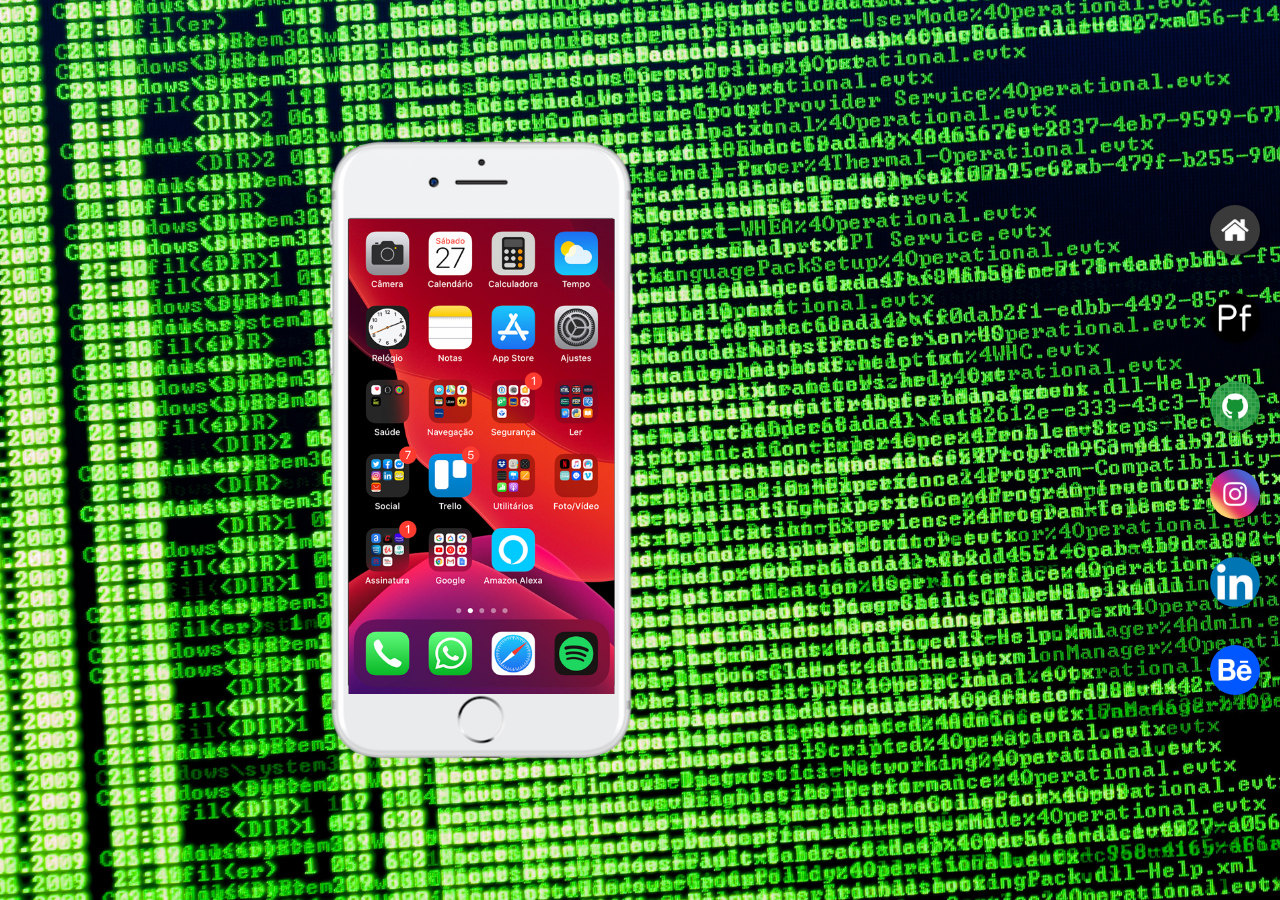
<file: index.html>
<!DOCTYPE html>
<html lang="pt-br">
<head>
    <meta charset="UTF-8">
    <meta name="viewport" content="width=device-width, initial-scale=1.0">
    <title>Projeto Rede Sociais</title>
    <link rel="shortcut icon" href="favicon.ico" type="image/x-icon">
    <link rel="stylesheet" href="estilos/style.css">
</head>
<body>
    <main>
        <section id="telefone">
            <iframe src="home.html" name="tela" id="tela" frameborder="0"></iframe>
        </section>
        <section id="redes-sociais">
            <a href="home.html" target="tela"><img src="imagens/logo-home.jpg" alt="Home"></a><br>
            <a href="portfolio.html" target="tela"><img src="imagens/logo-porfolio.png" alt="Portfolio"></a><br>
            <a href="github.html" target="tela"><img src="imagens/logo-github.jpg" alt="Github"></a><br>
            <a href="instagram.html" target="tela"><img src="imagens/logo-instagram.jpg" alt="Instagram"></a><br>
            <a href="linkedin.html" target="tela"><img src="imagens/logo-linkedin.png" alt="Linkedin"></a><br>
            <a href="behance.html" target="tela"><img src="imagens/logo-behance.png" alt="Behance"></a>
        </section>
    </main>
</body>
</html>
</file>
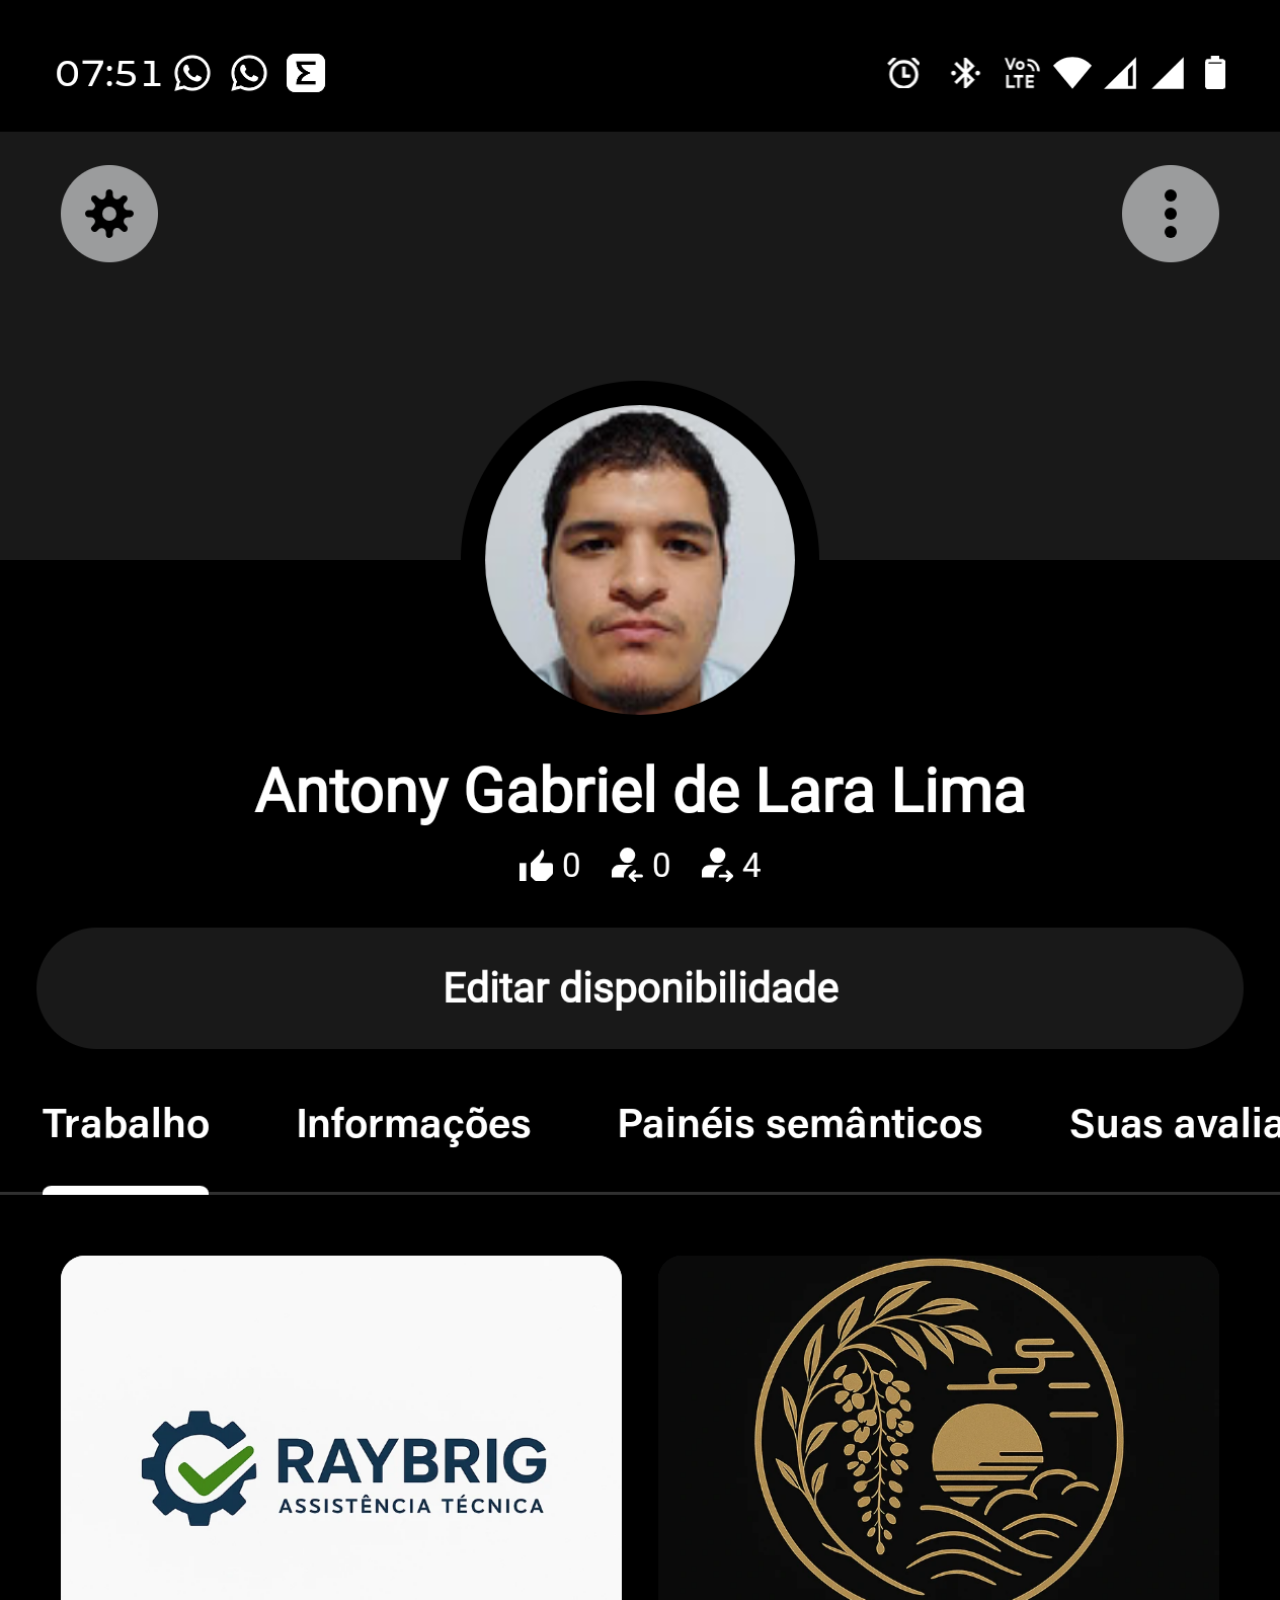
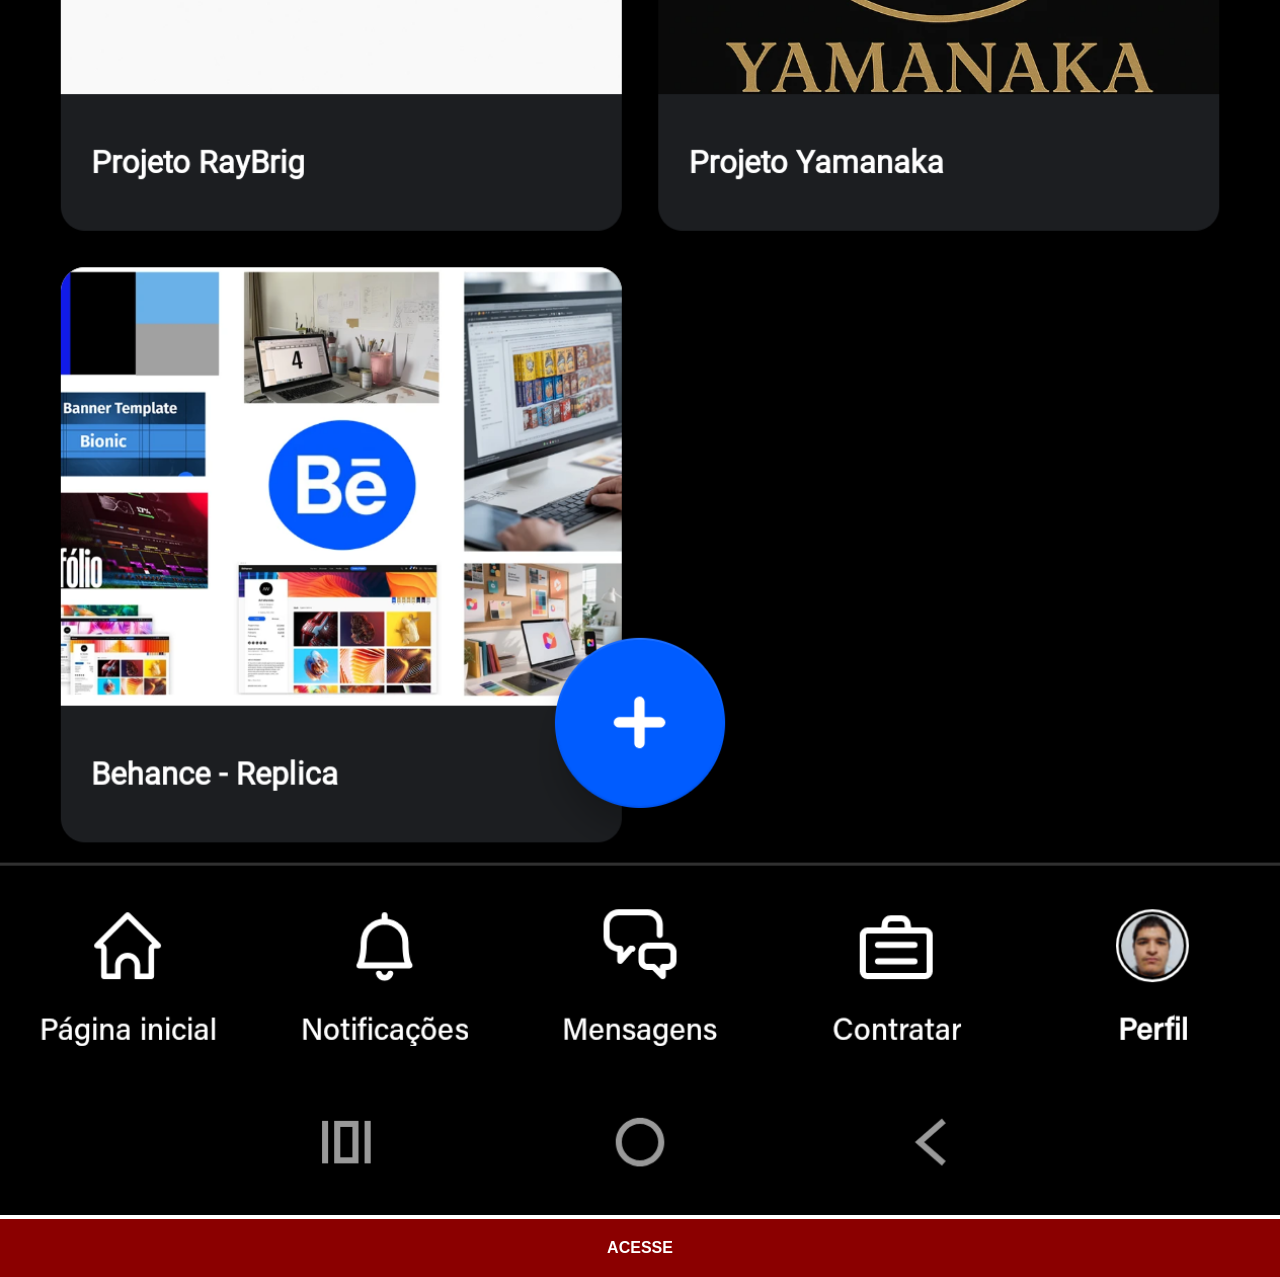
<file: behance.html>
<!DOCTYPE html>
<html lang="pt-br">
<head>
    <meta charset="UTF-8">
    <meta name="viewport" content="width=device-width, initial-scale=1.0">
    <title>Behance</title>
    <link rel="stylesheet" href="estilos/social.css">
</head>
<body>
    <img src="imagens/tela-behance.png" alt="Behance">
    <a href="https://www.behance.net/antonydelara1" target="_blank">ACESSE</a>
</body>
</html>
</file>
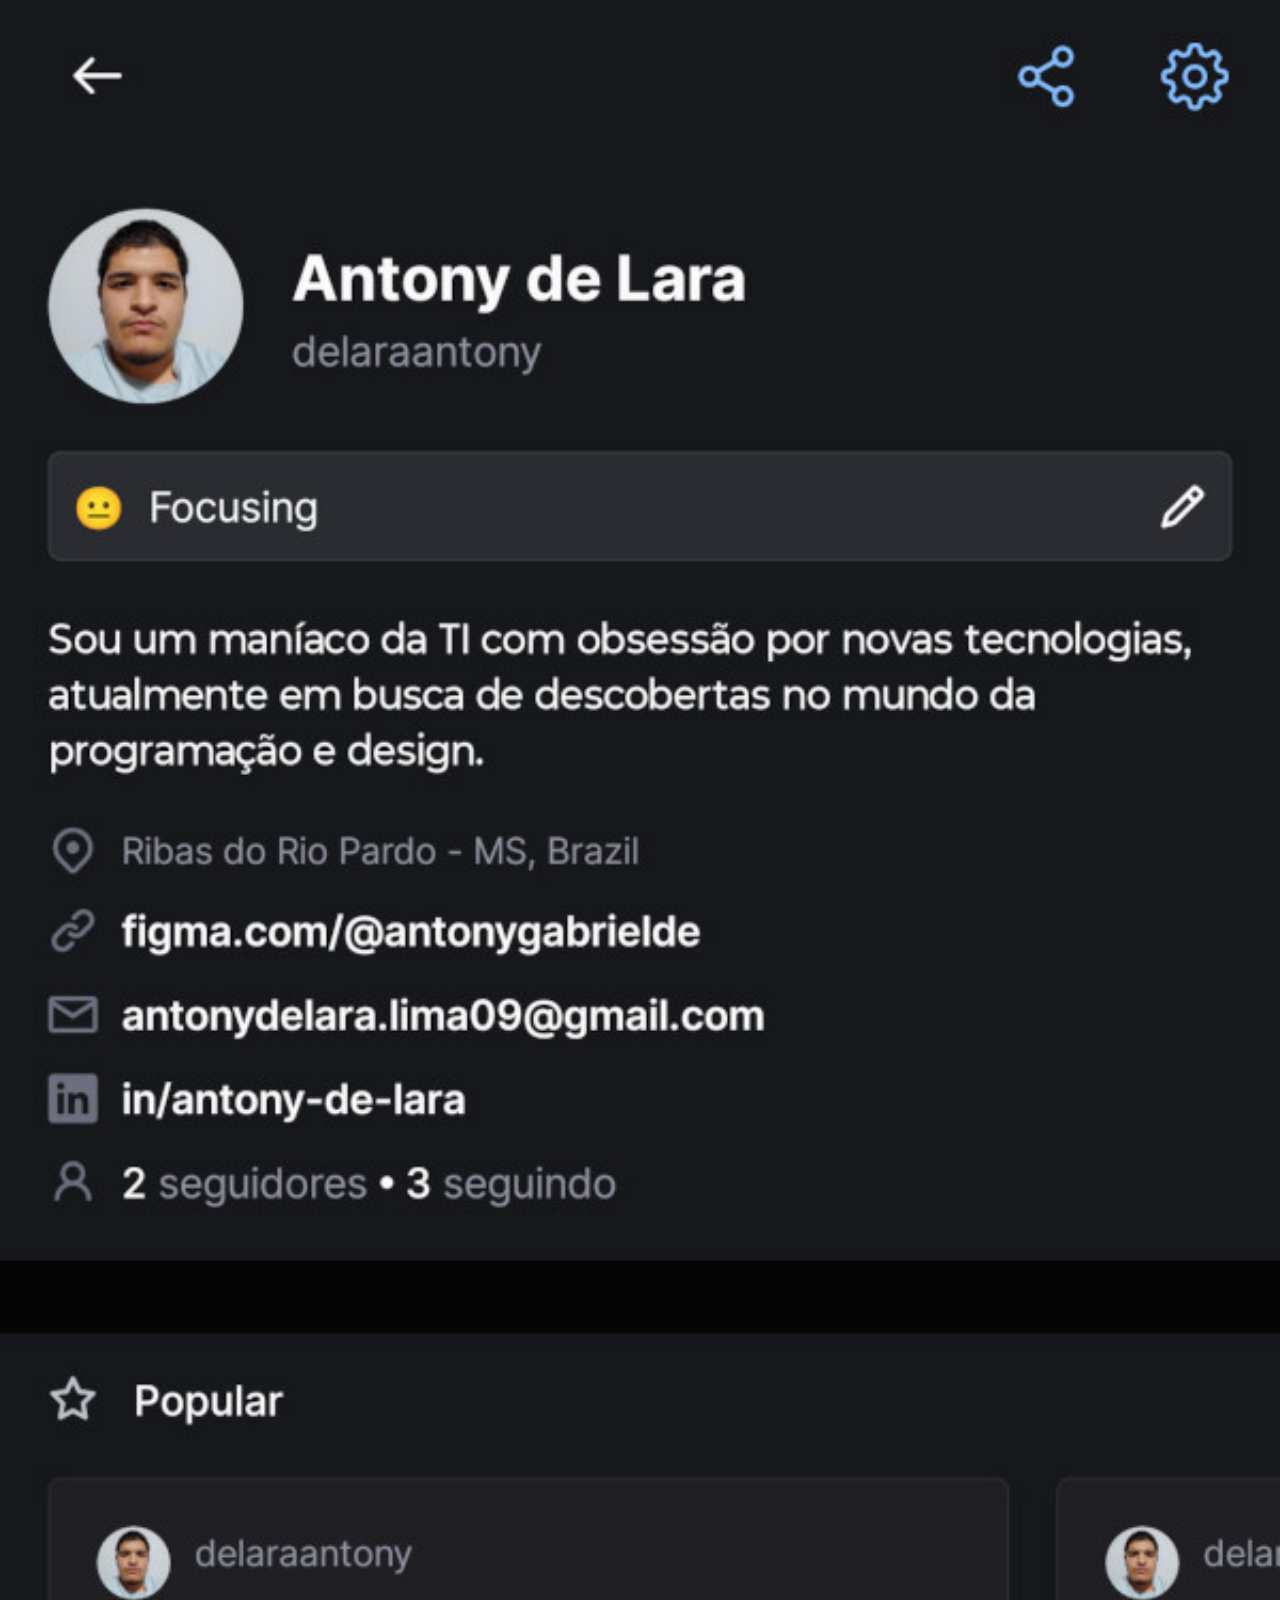
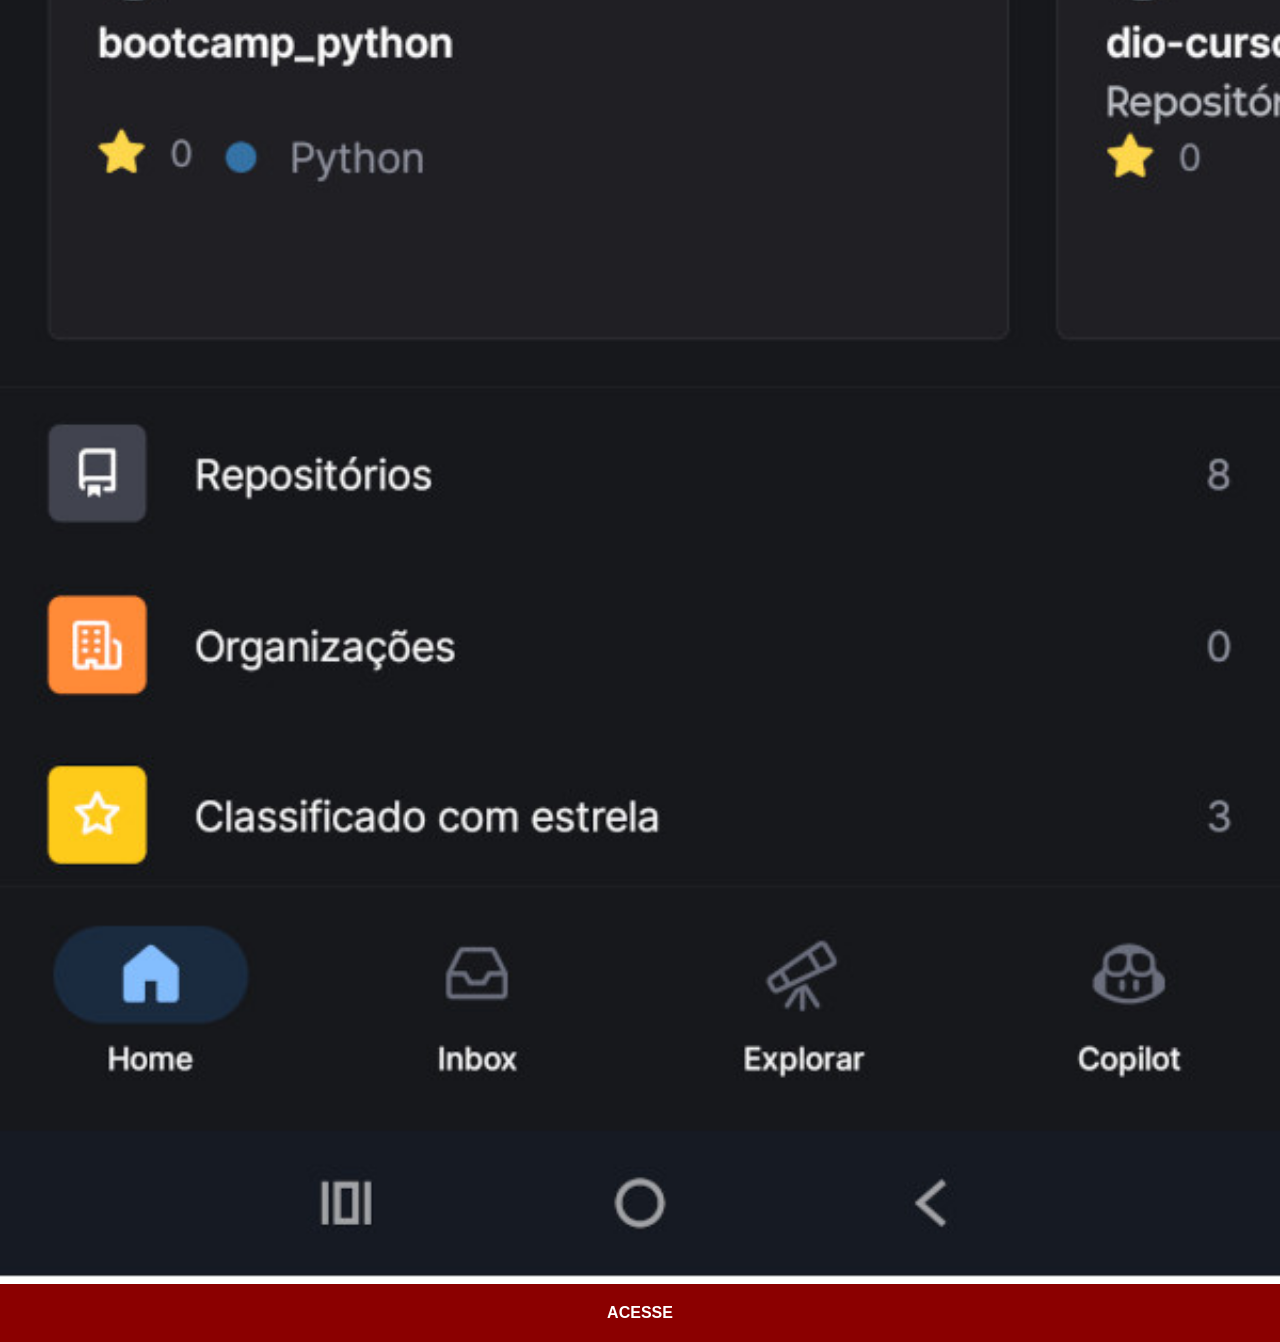
<file: github.html>
<!DOCTYPE html>
<html lang="pt-br">
<head>
    <meta charset="UTF-8">
    <meta name="viewport" content="width=device-width, initial-scale=1.0">
    <title>GitHub</title>
    <link rel="stylesheet" href="estilos/social.css">    
</head>
<body>
    <img src="imagens/tela-github.jpg" alt="GitHub">
    <a href="https://github.com/delaraantony" target="_blank">ACESSE</a>
</body>
</html>
</file>
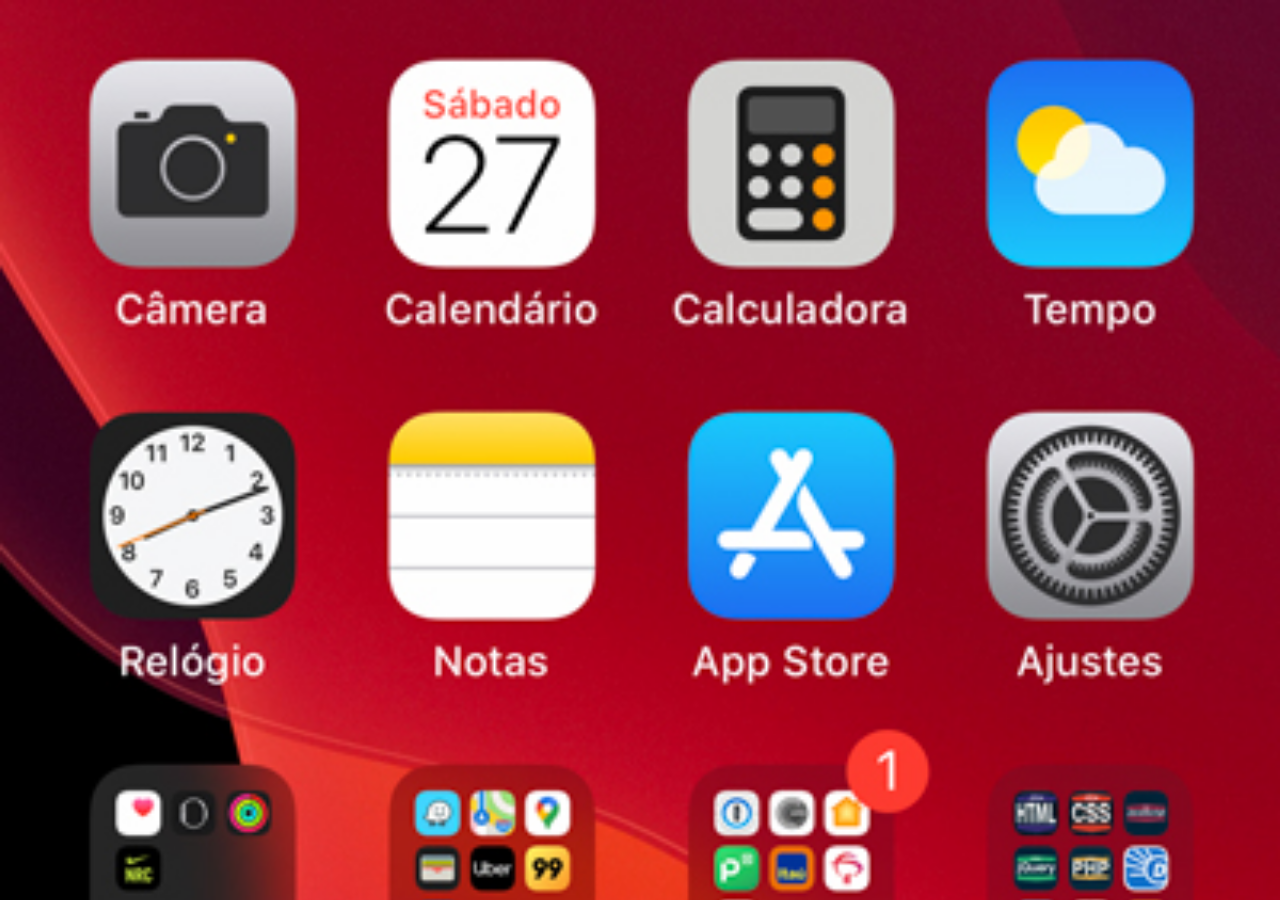
<file: home.html>
<!DOCTYPE html>
<html lang="pt-br">
<head>
    <meta charset="UTF-8">
    <meta name="viewport" content="width=device-width, initial-scale=1.0">
    <title>Home</title>
</head>
<style>
    * {
        margin: 0px;
        padding: 0px;
        box-sizing: border-box;
    }
    body {
        width: 100h;
        height: 100vh;
        background: black url('imagens/tela-home.jpg') no-repeat top center;
        background-size: cover;
    }
</style>
<body>
    
</body>
</html>
</file>
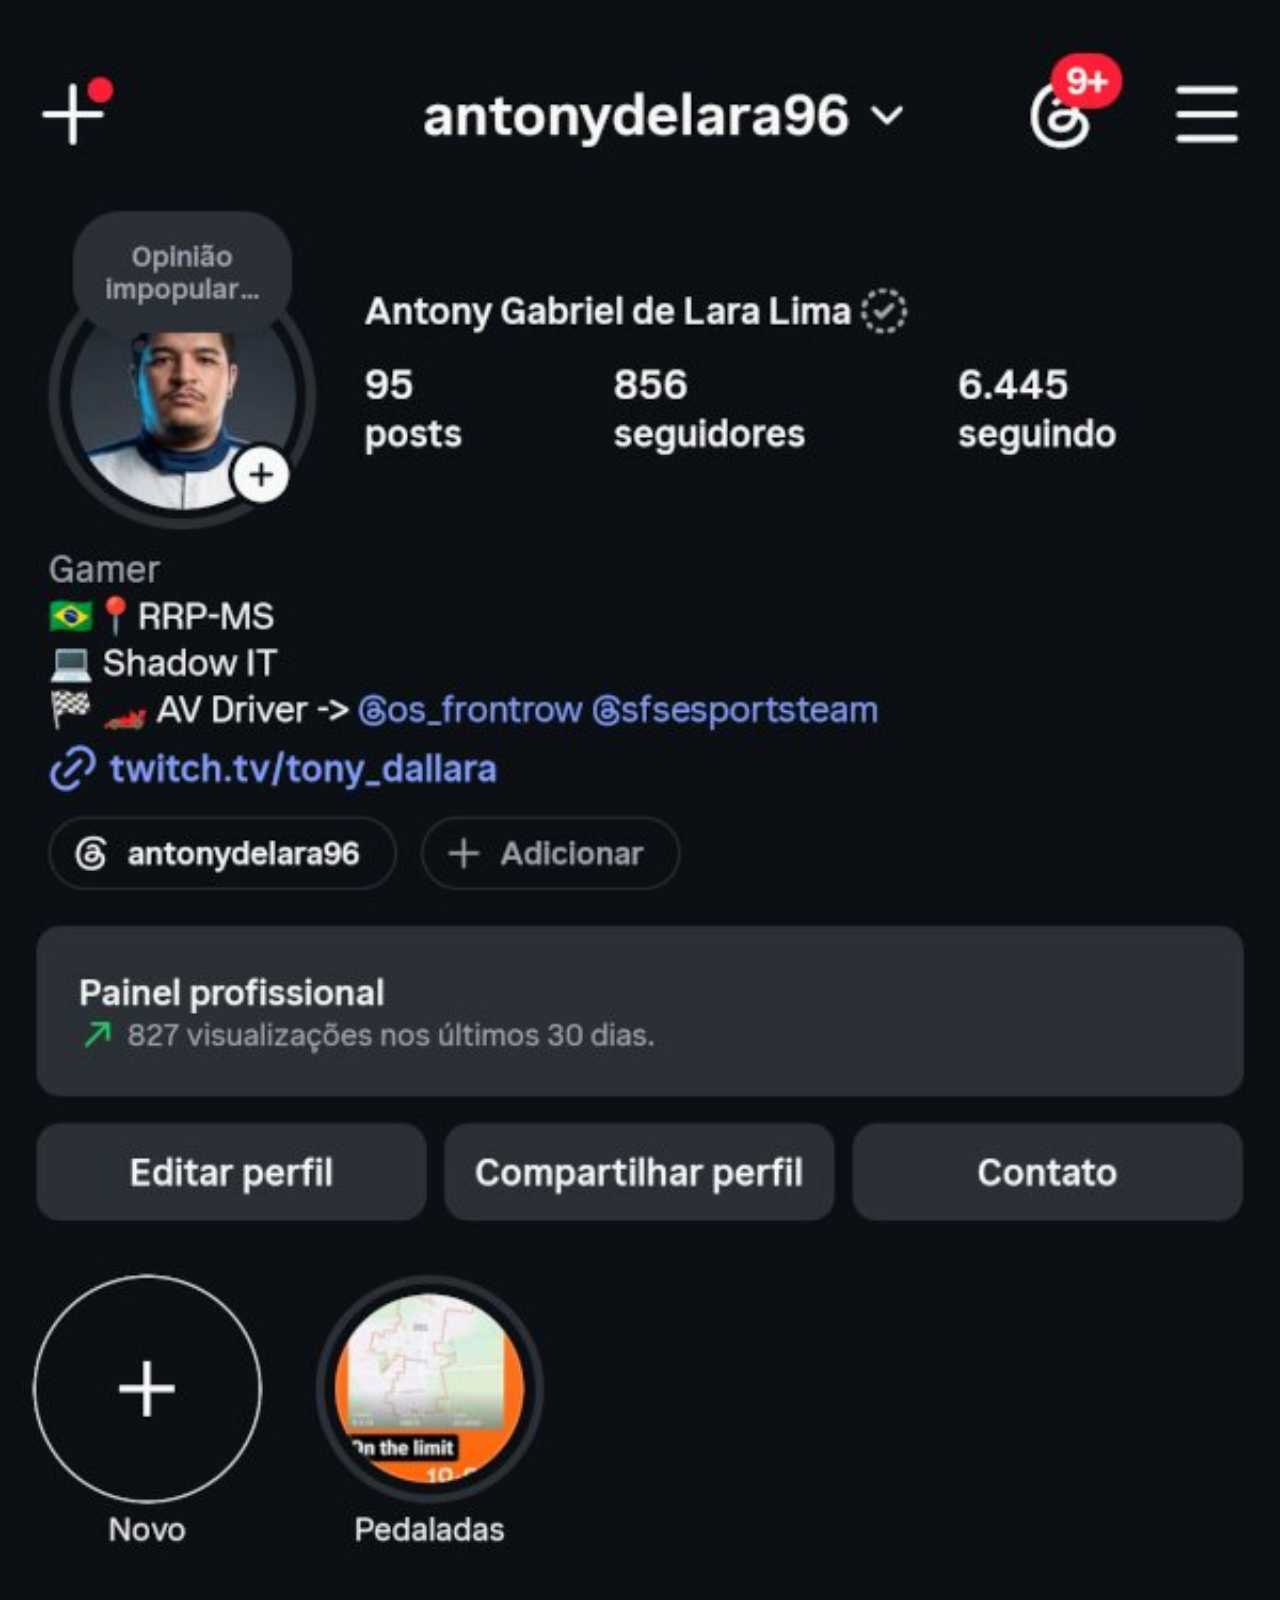
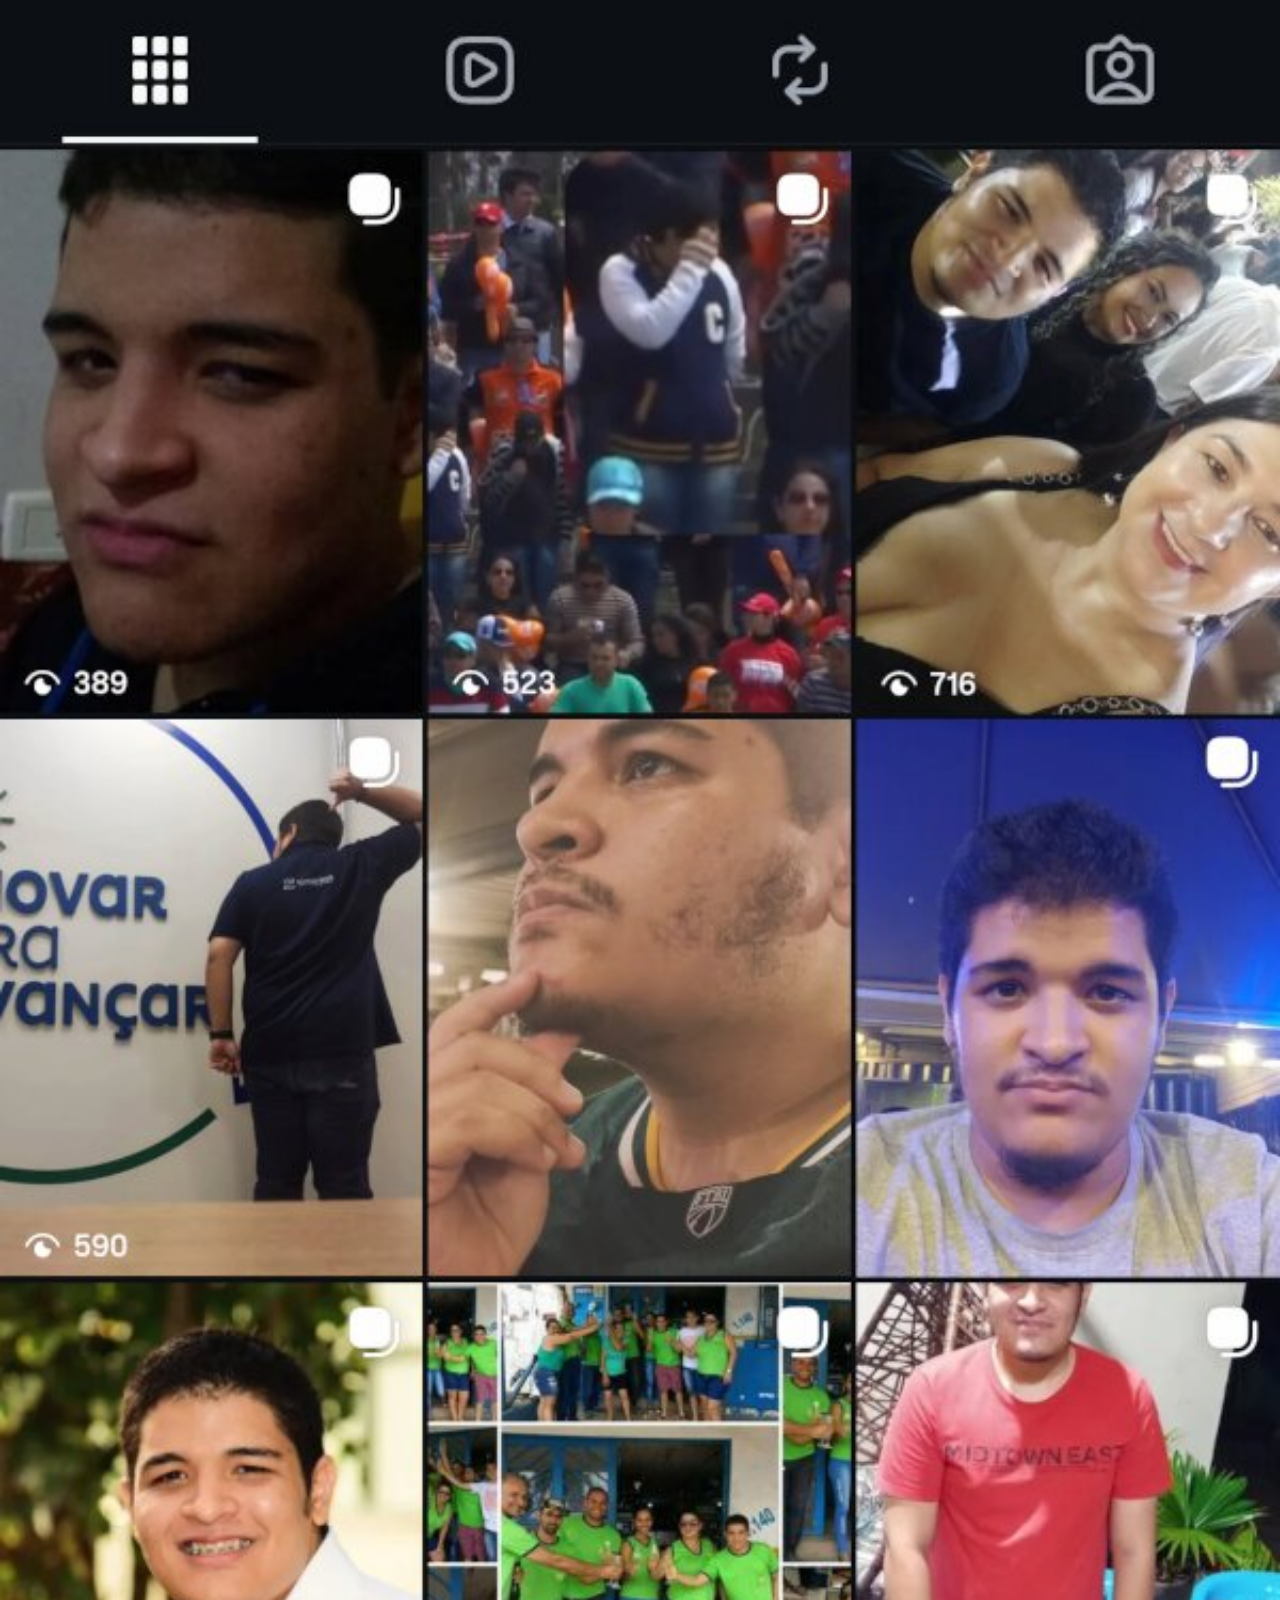
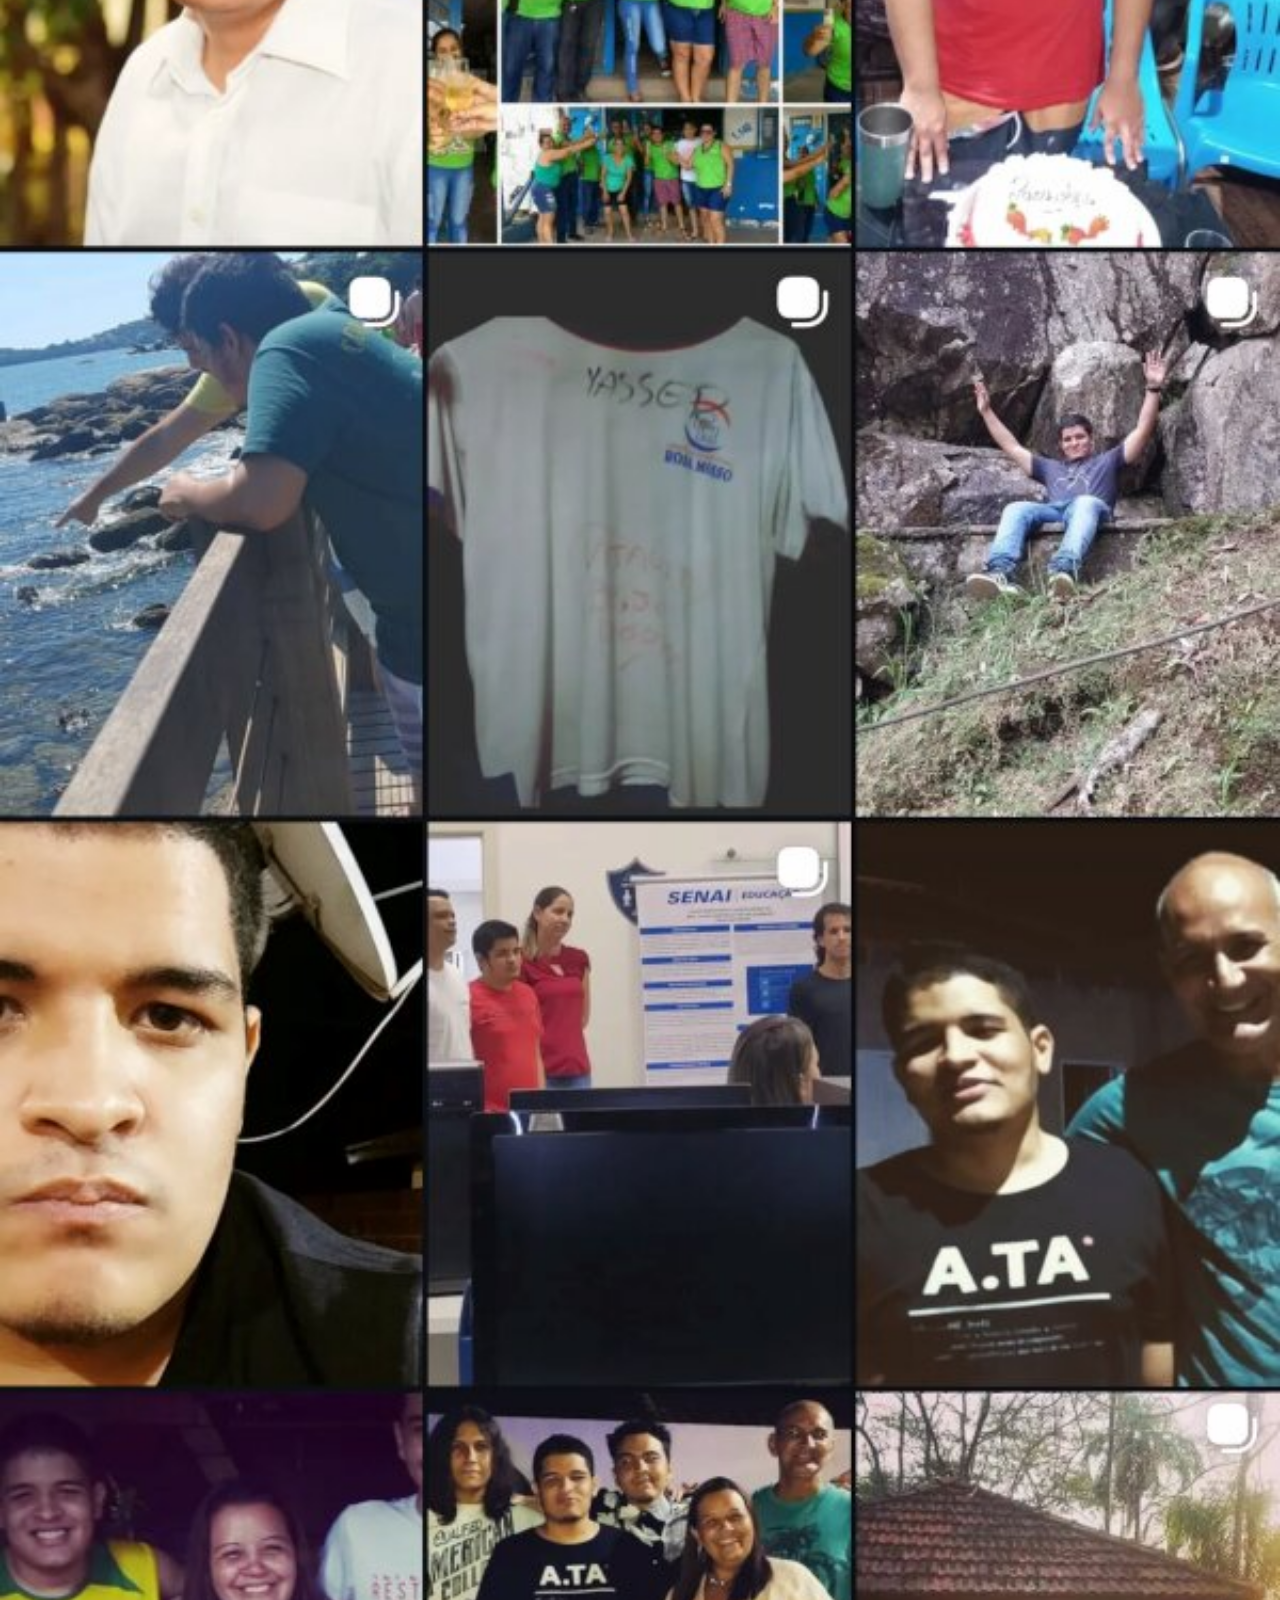
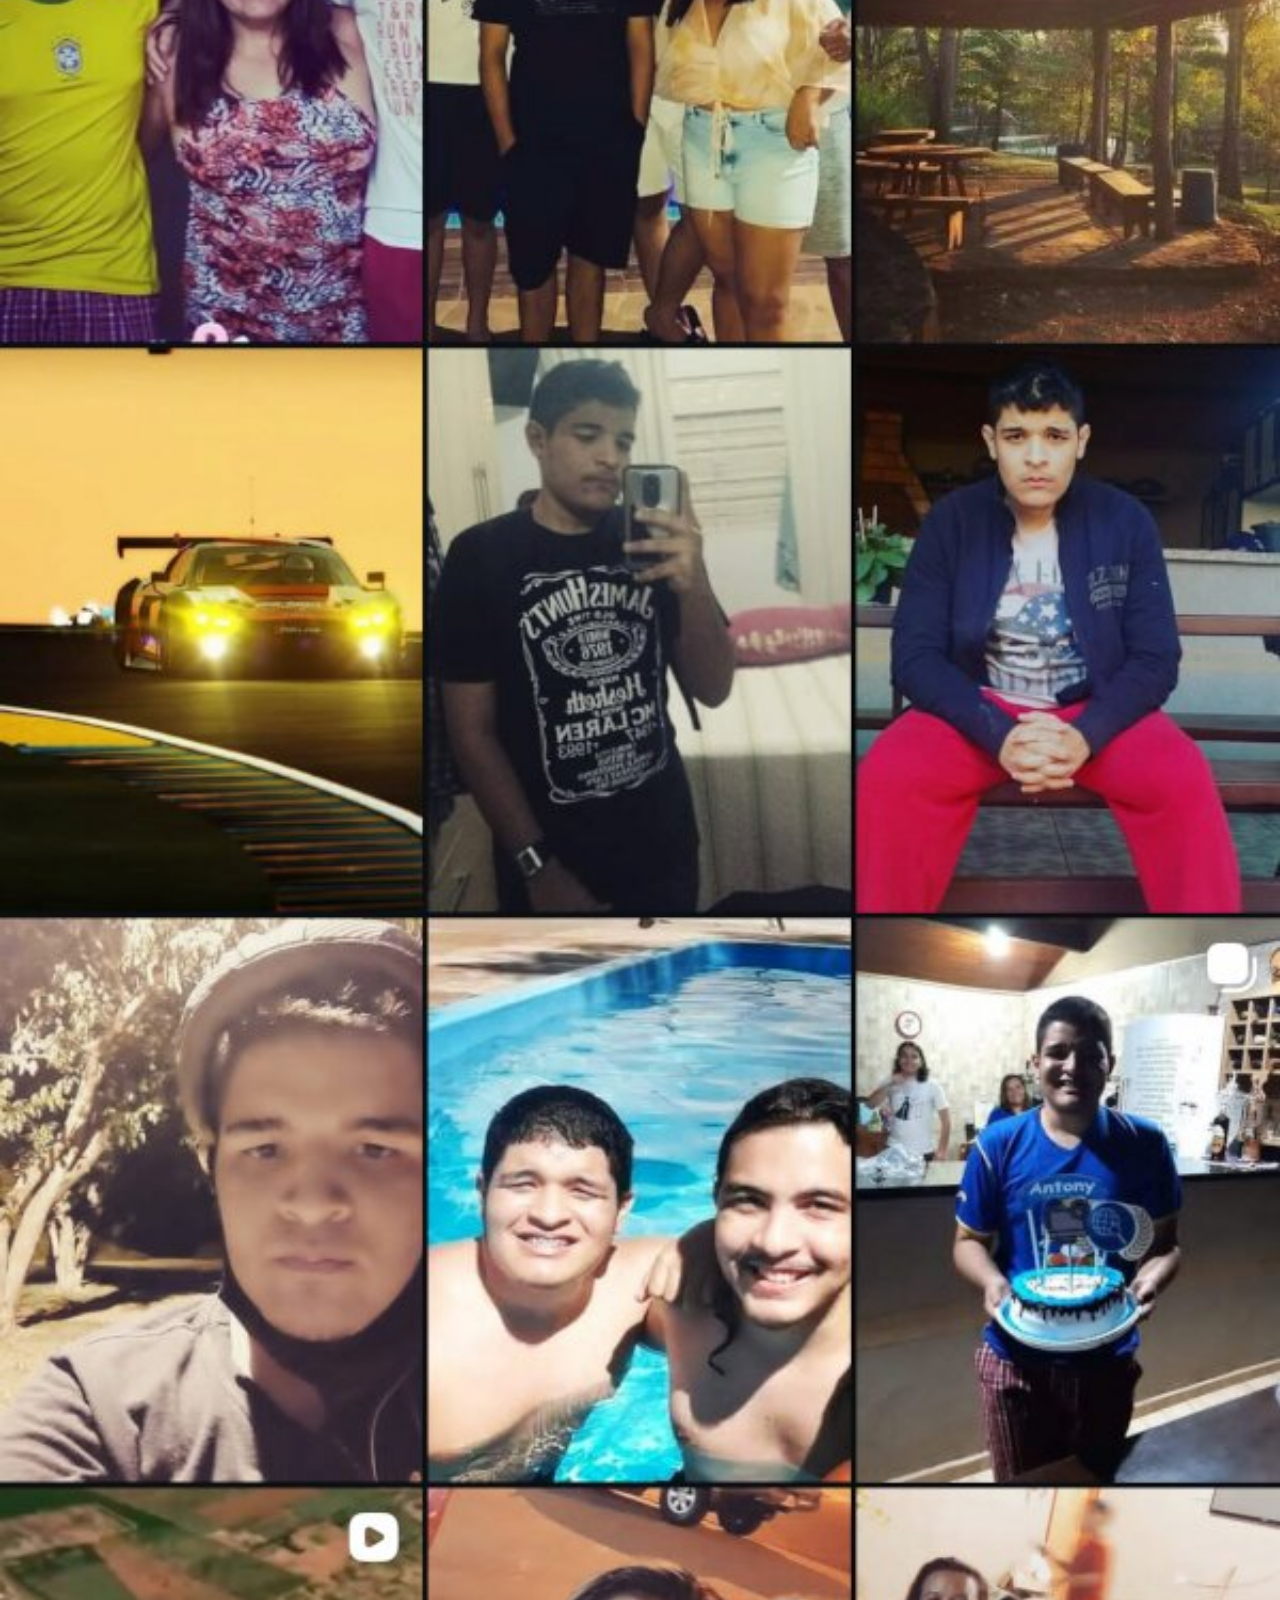
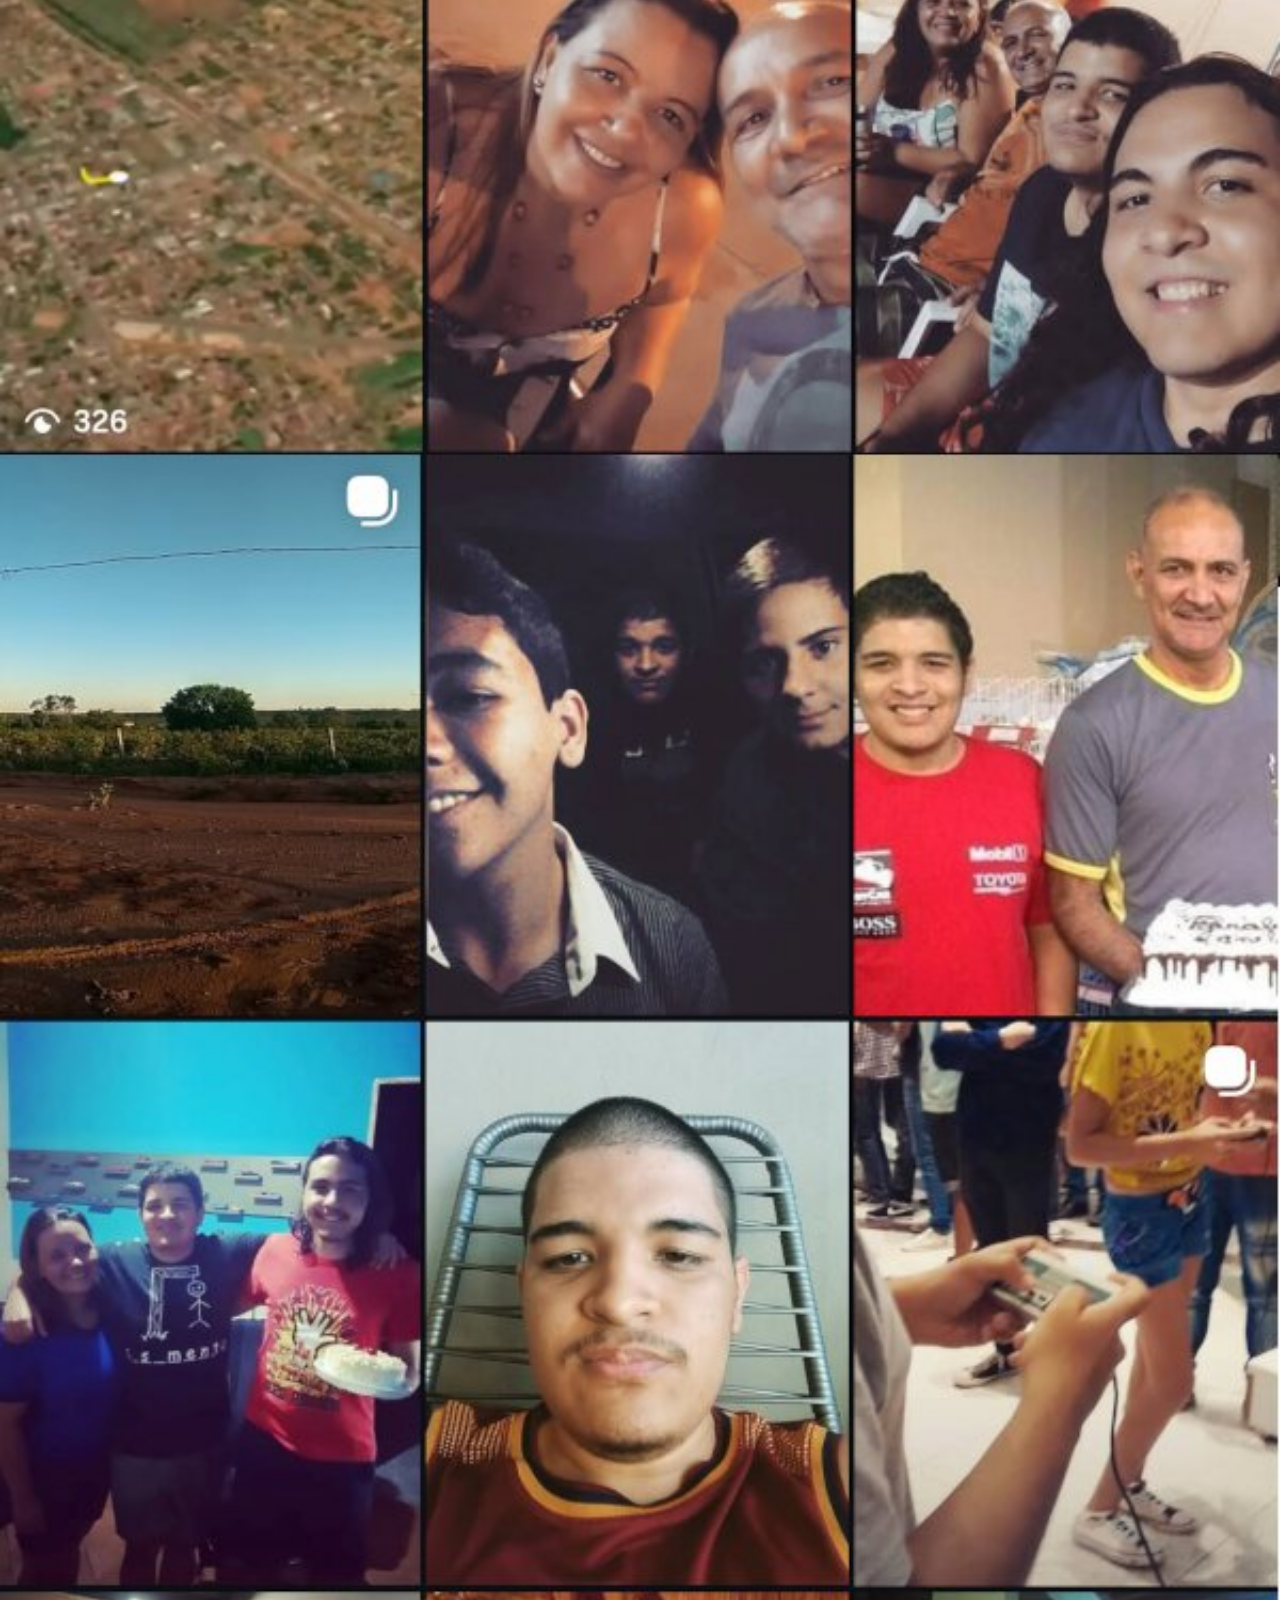
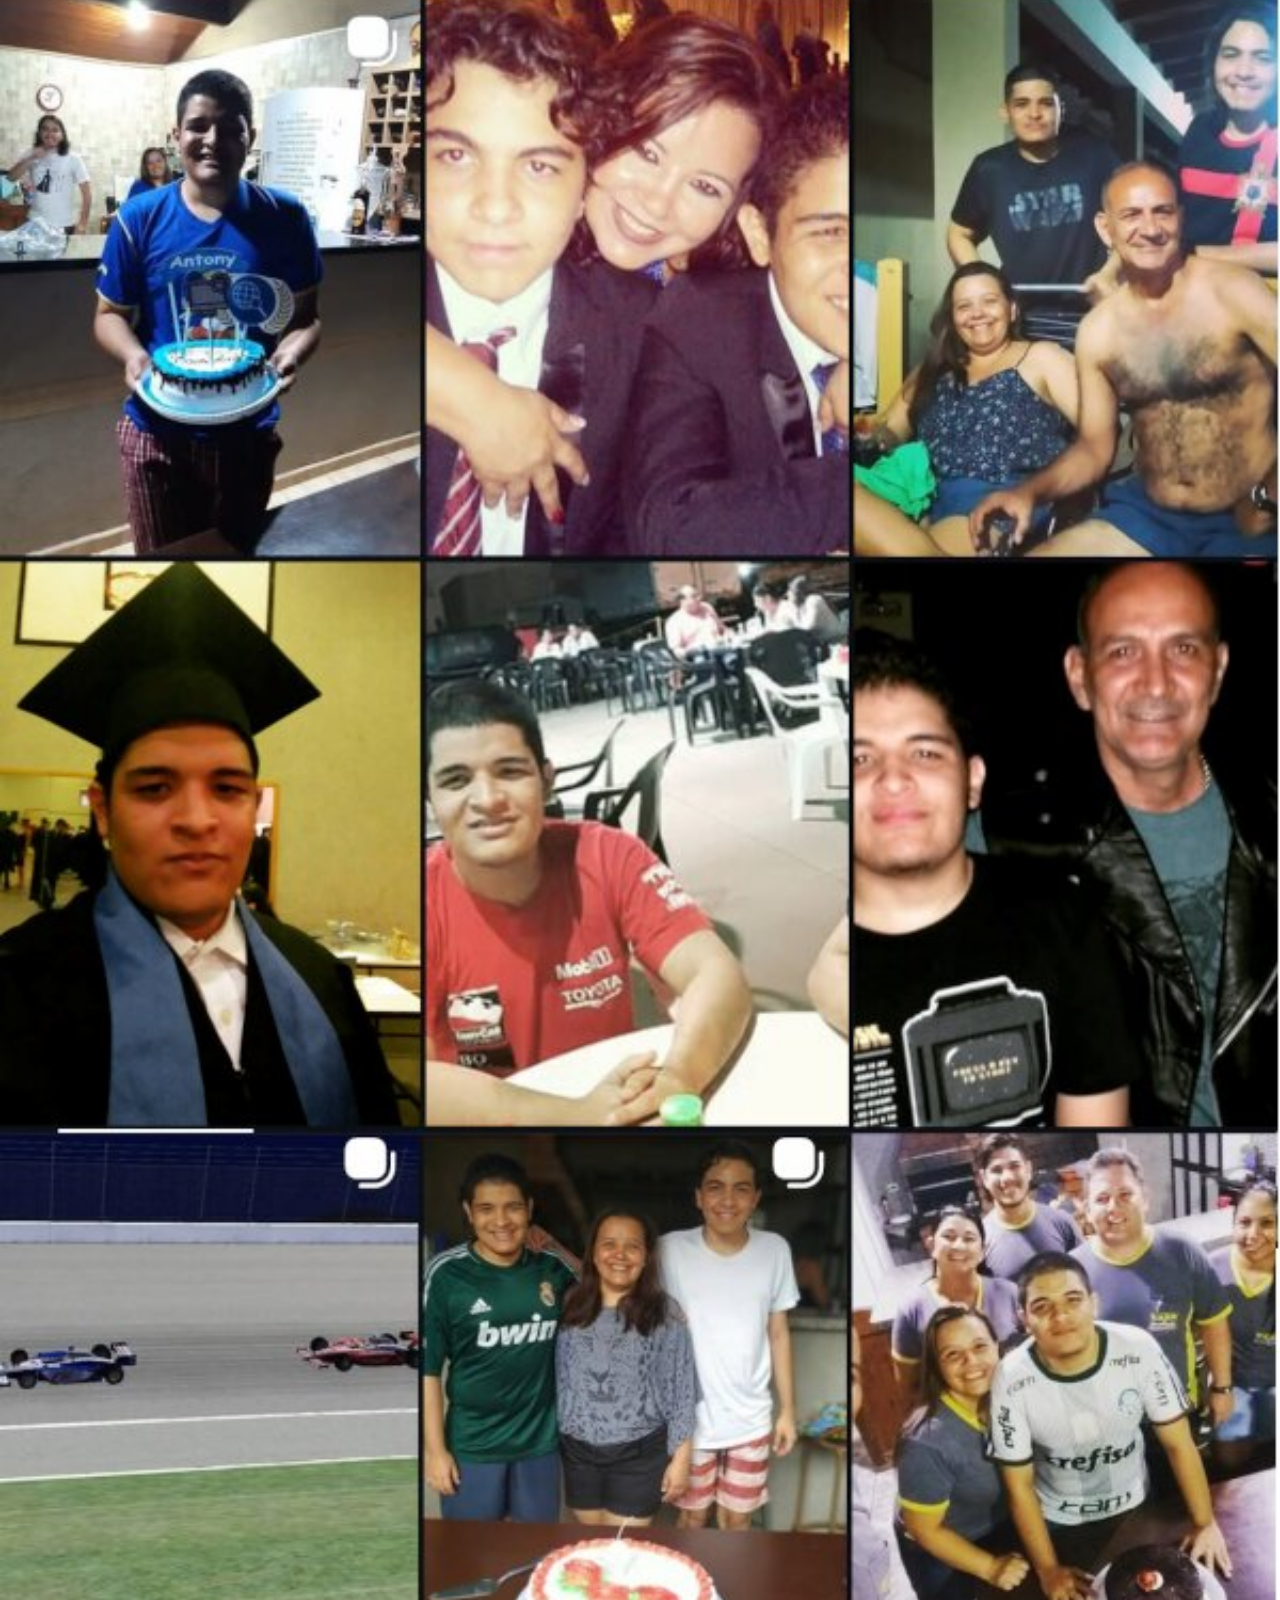
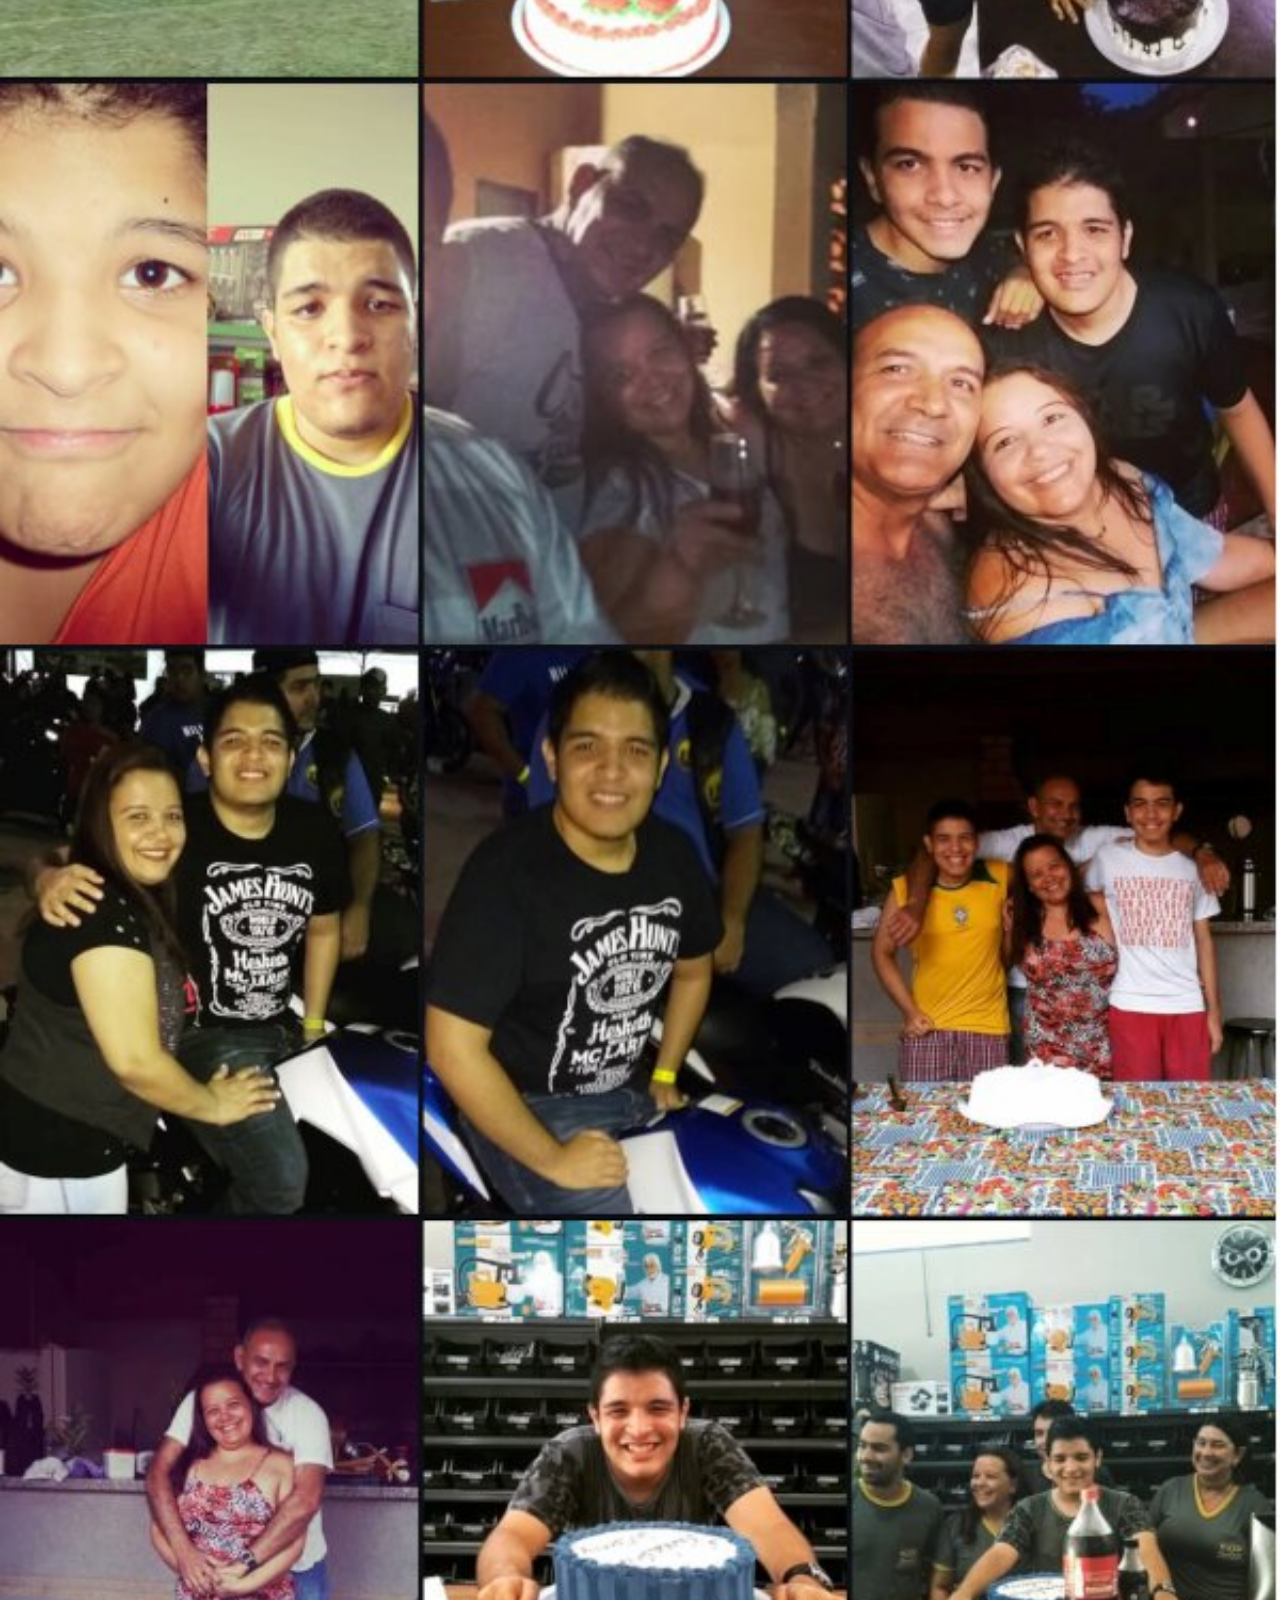
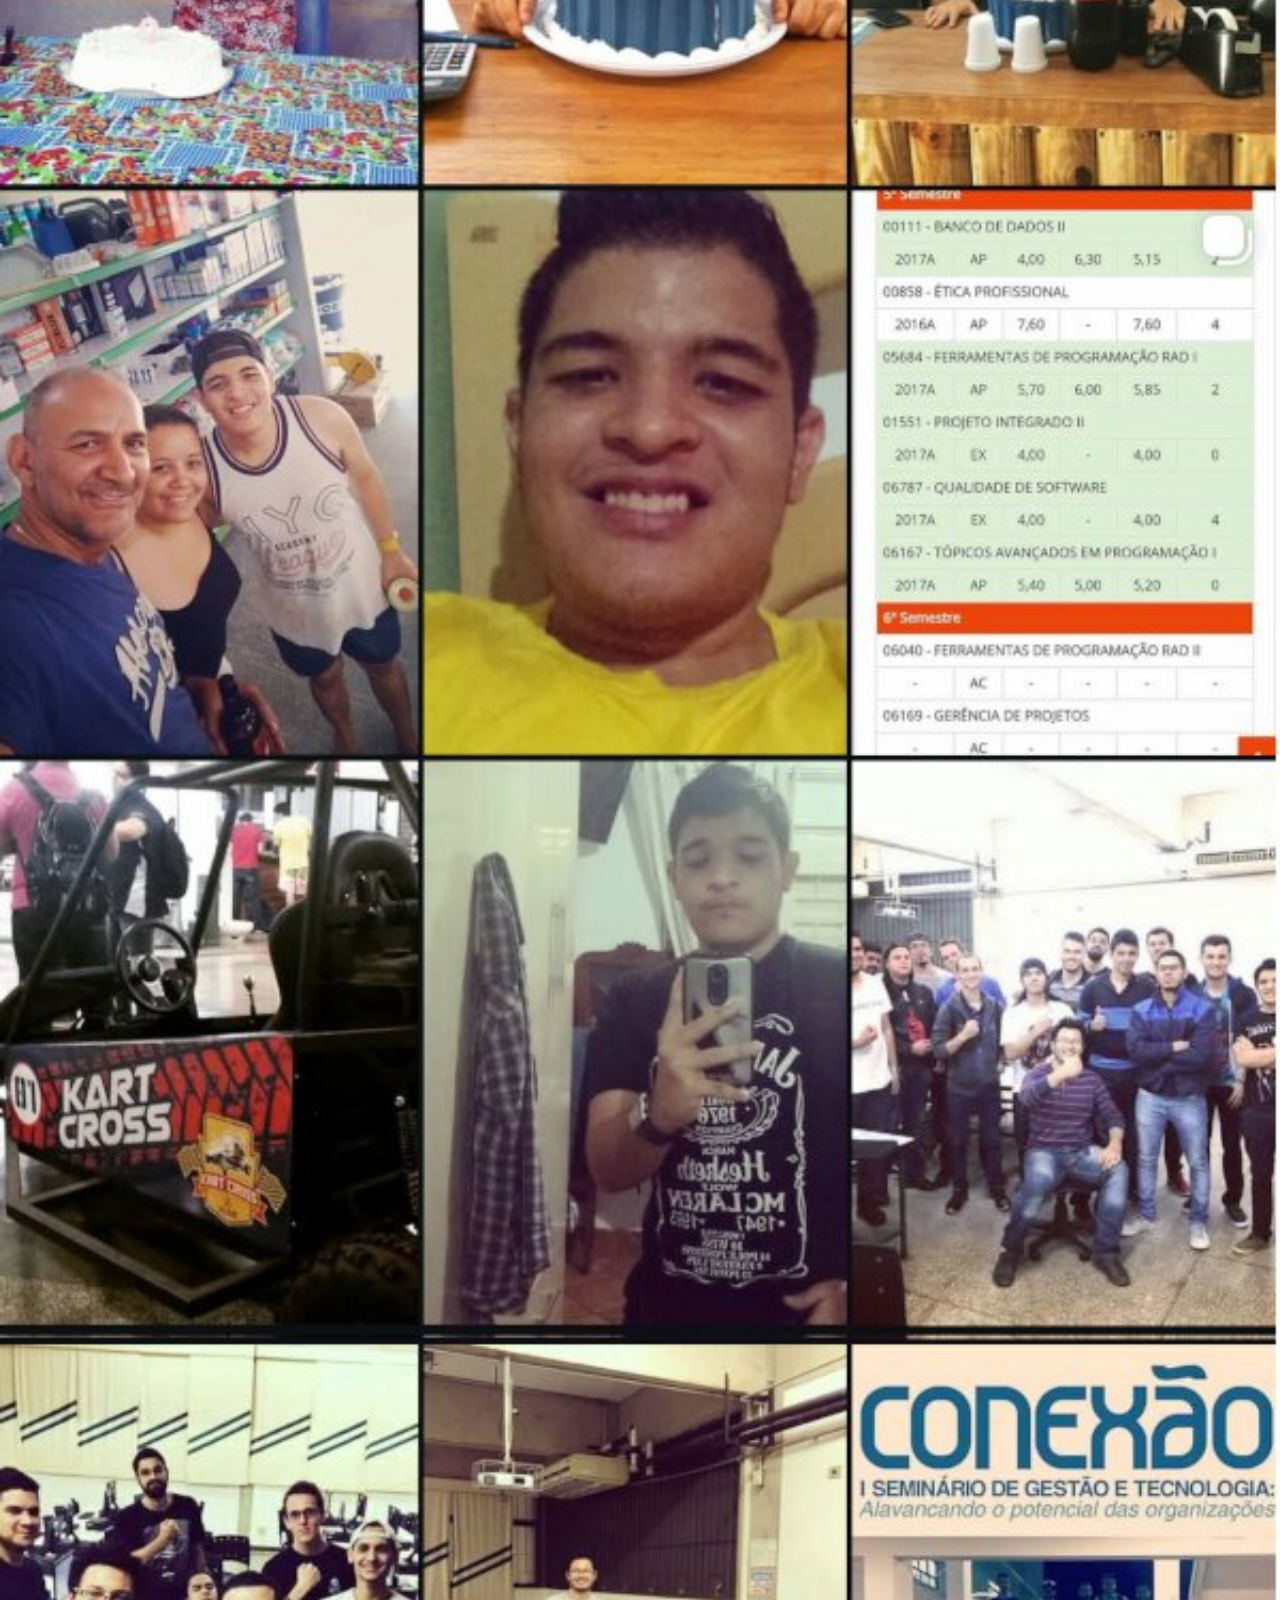
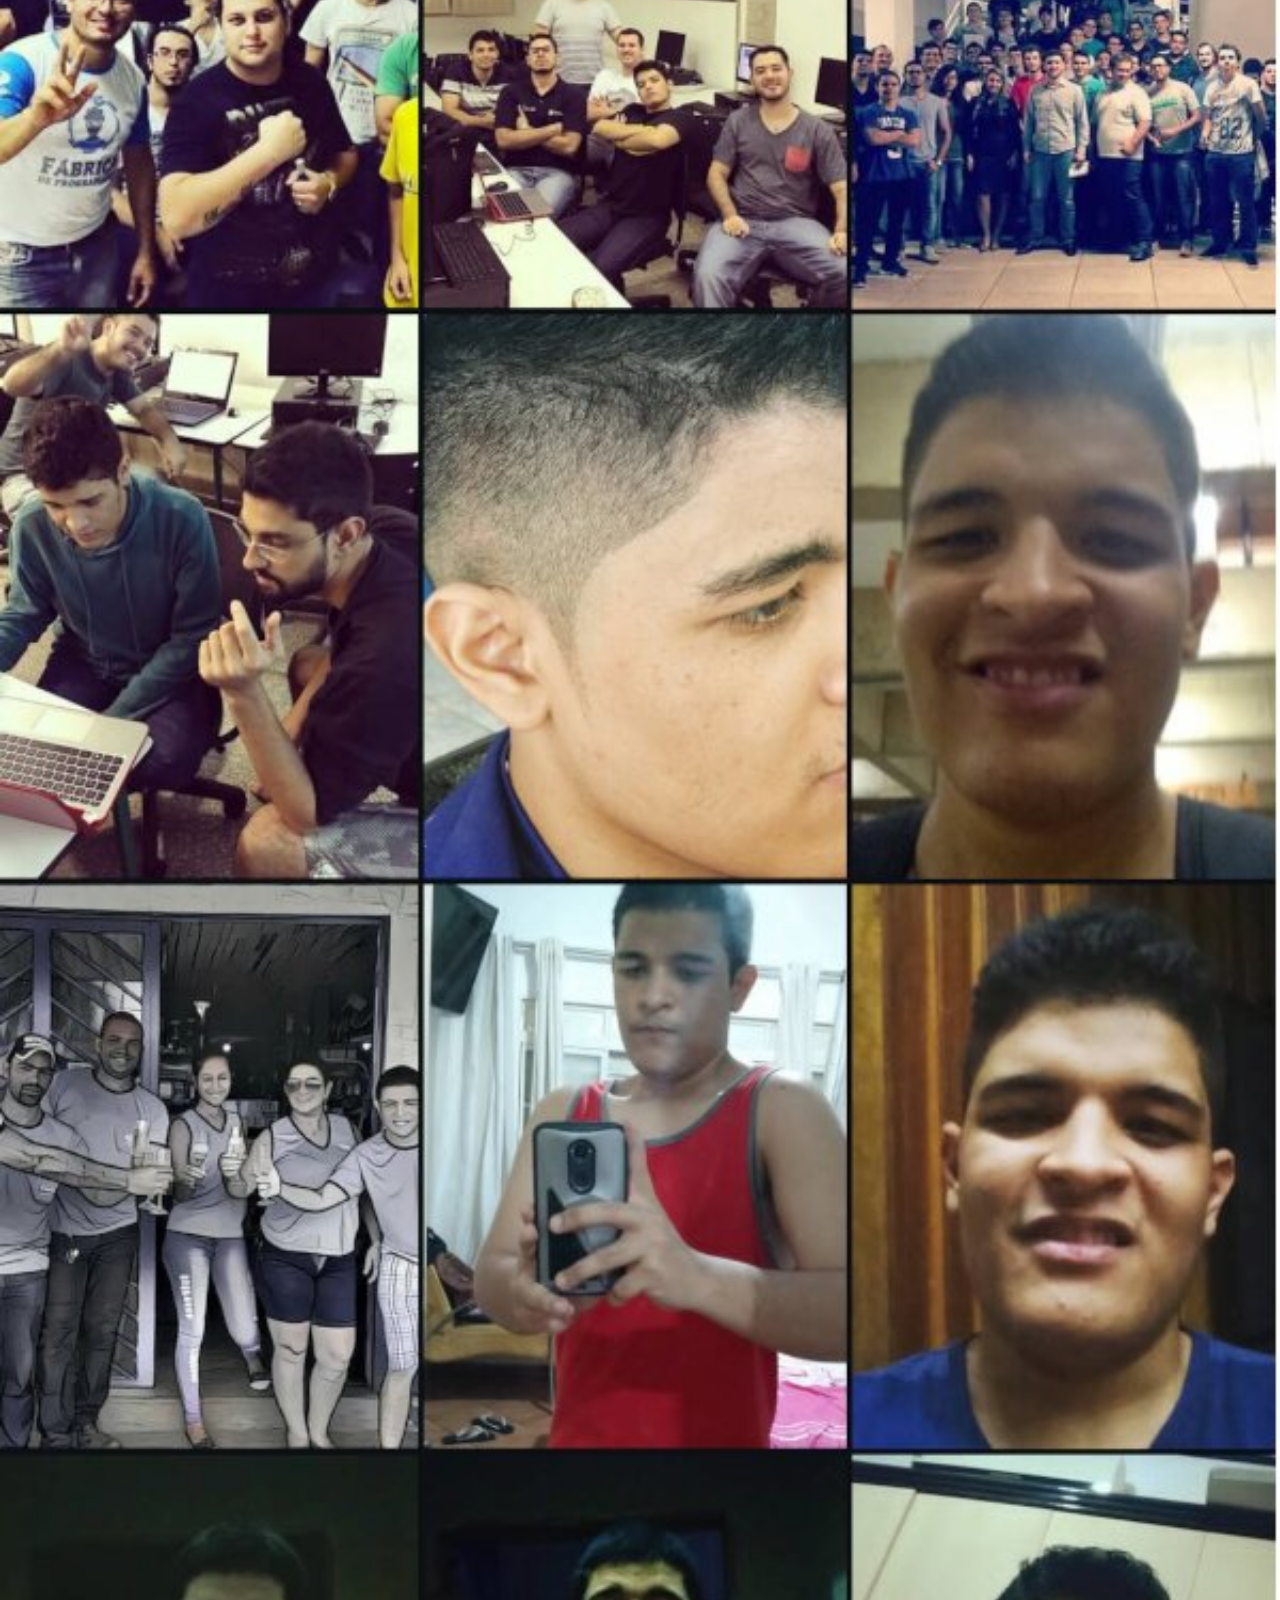
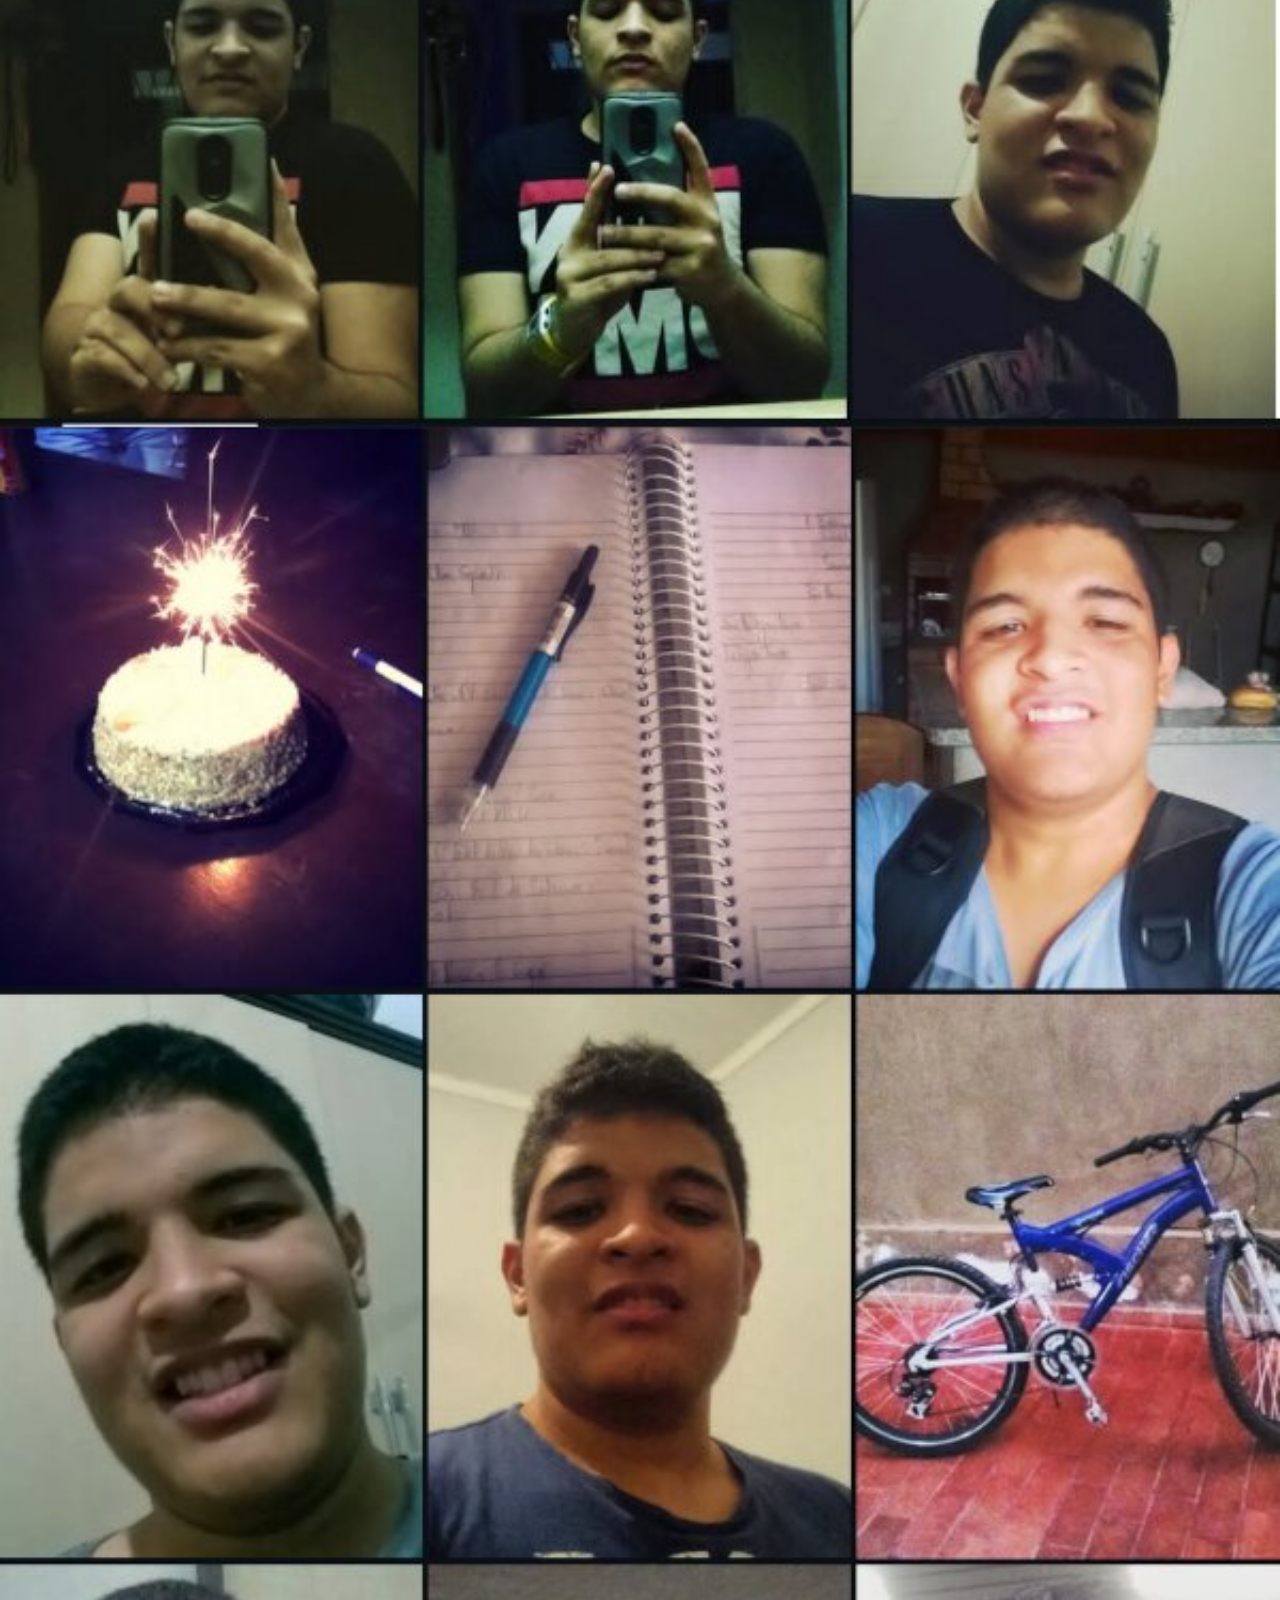
<file: instagram.html>
<!DOCTYPE html>
<html lang="pt-br">
<head>
    <meta charset="UTF-8">
    <meta name="viewport" content="width=device-width, initial-scale=1.0">
    <title>Instagram</title>
    <link rel="stylesheet" href="estilos/social.css">
</head>
<body>
    <img src="imagens/tela-instagram.jpg" alt="GitHub">
    <a href="http://www.instagram.com/gustavoguanabara/" target="_blank">ACESSE</a>
</body>
</html>
</file>
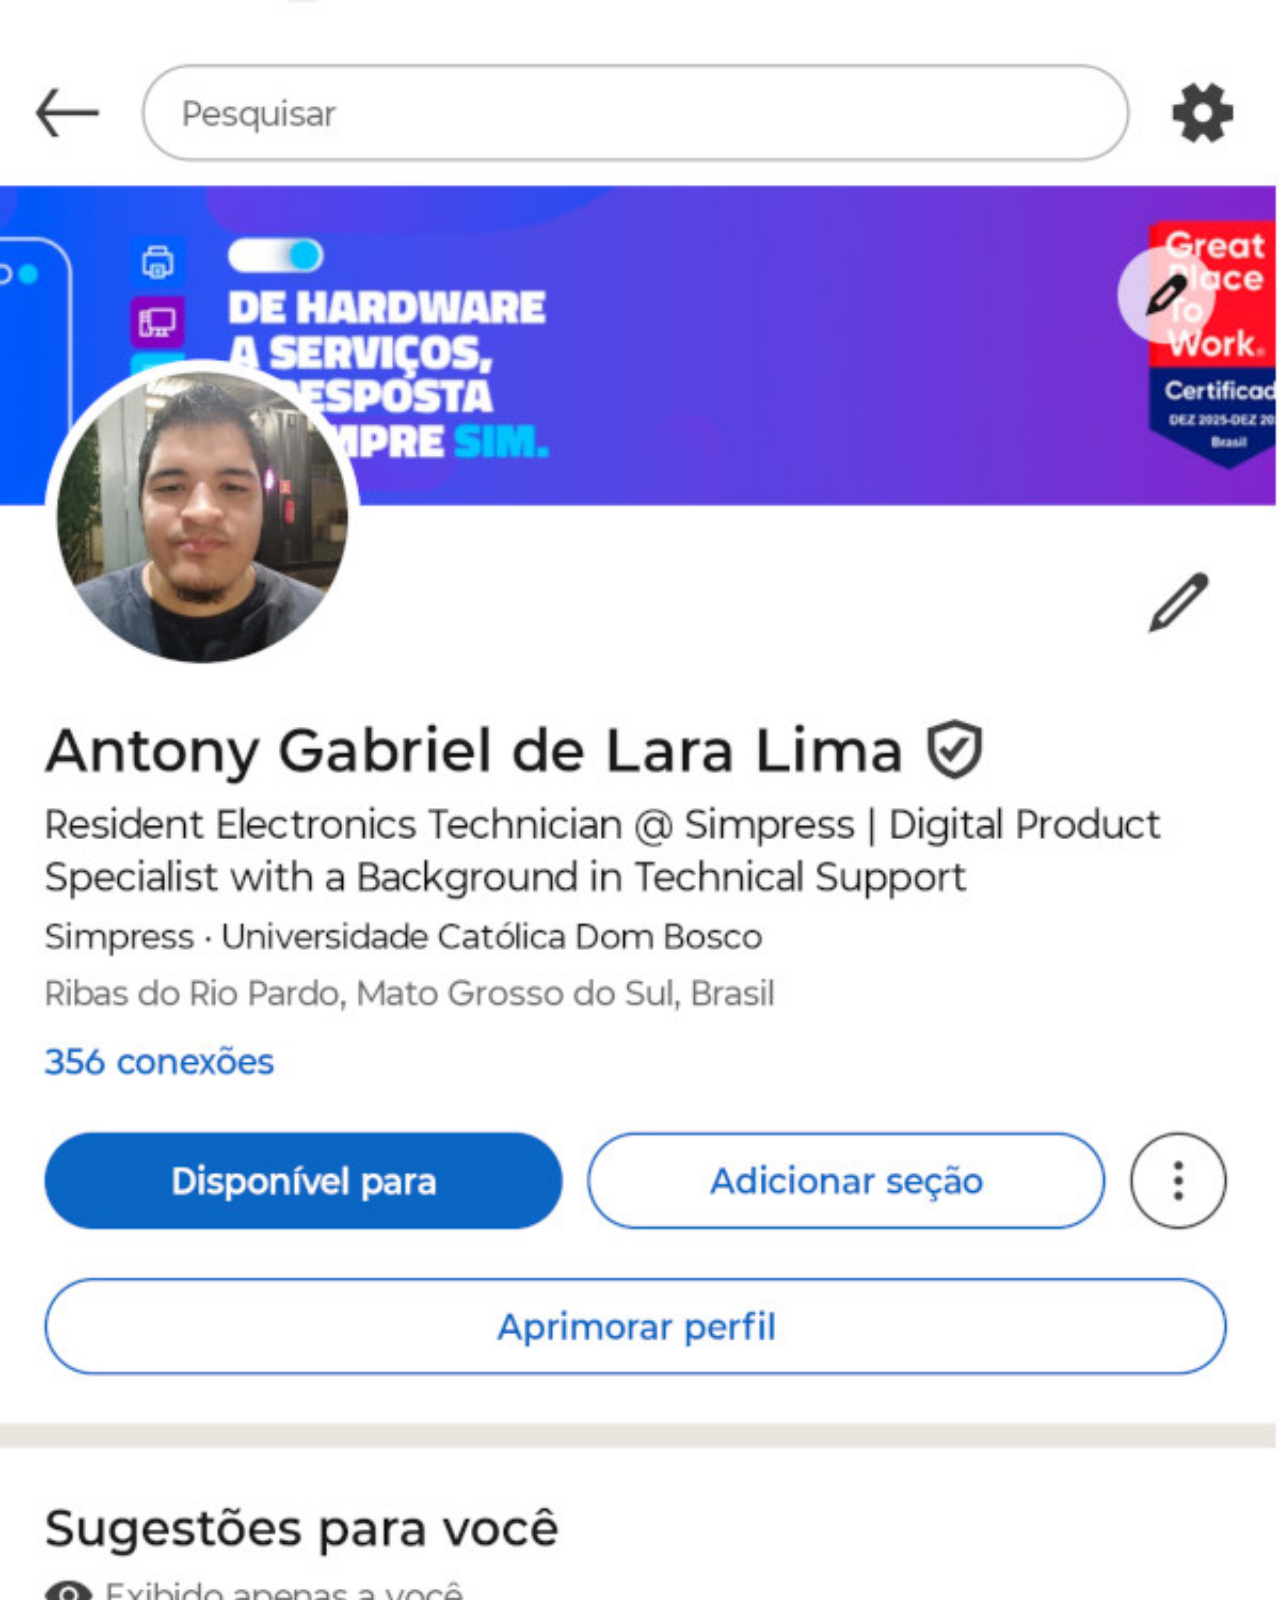
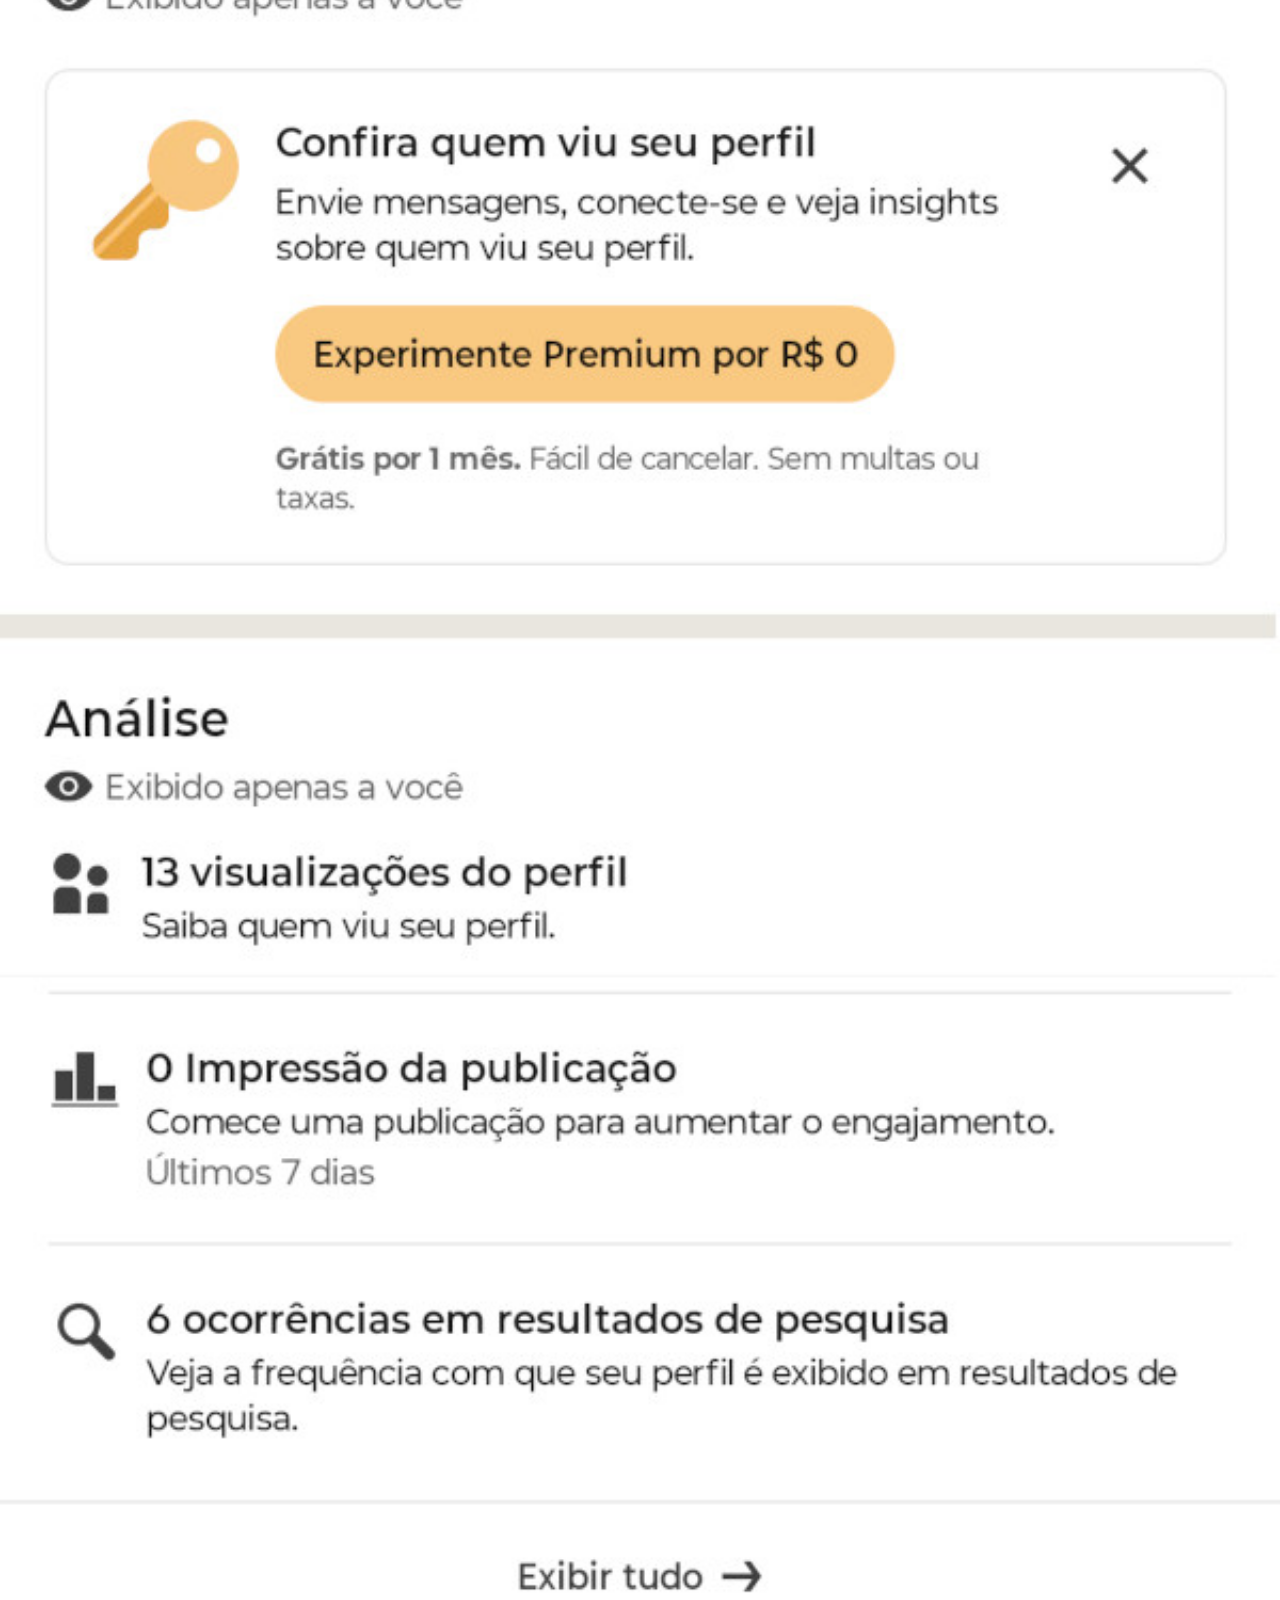
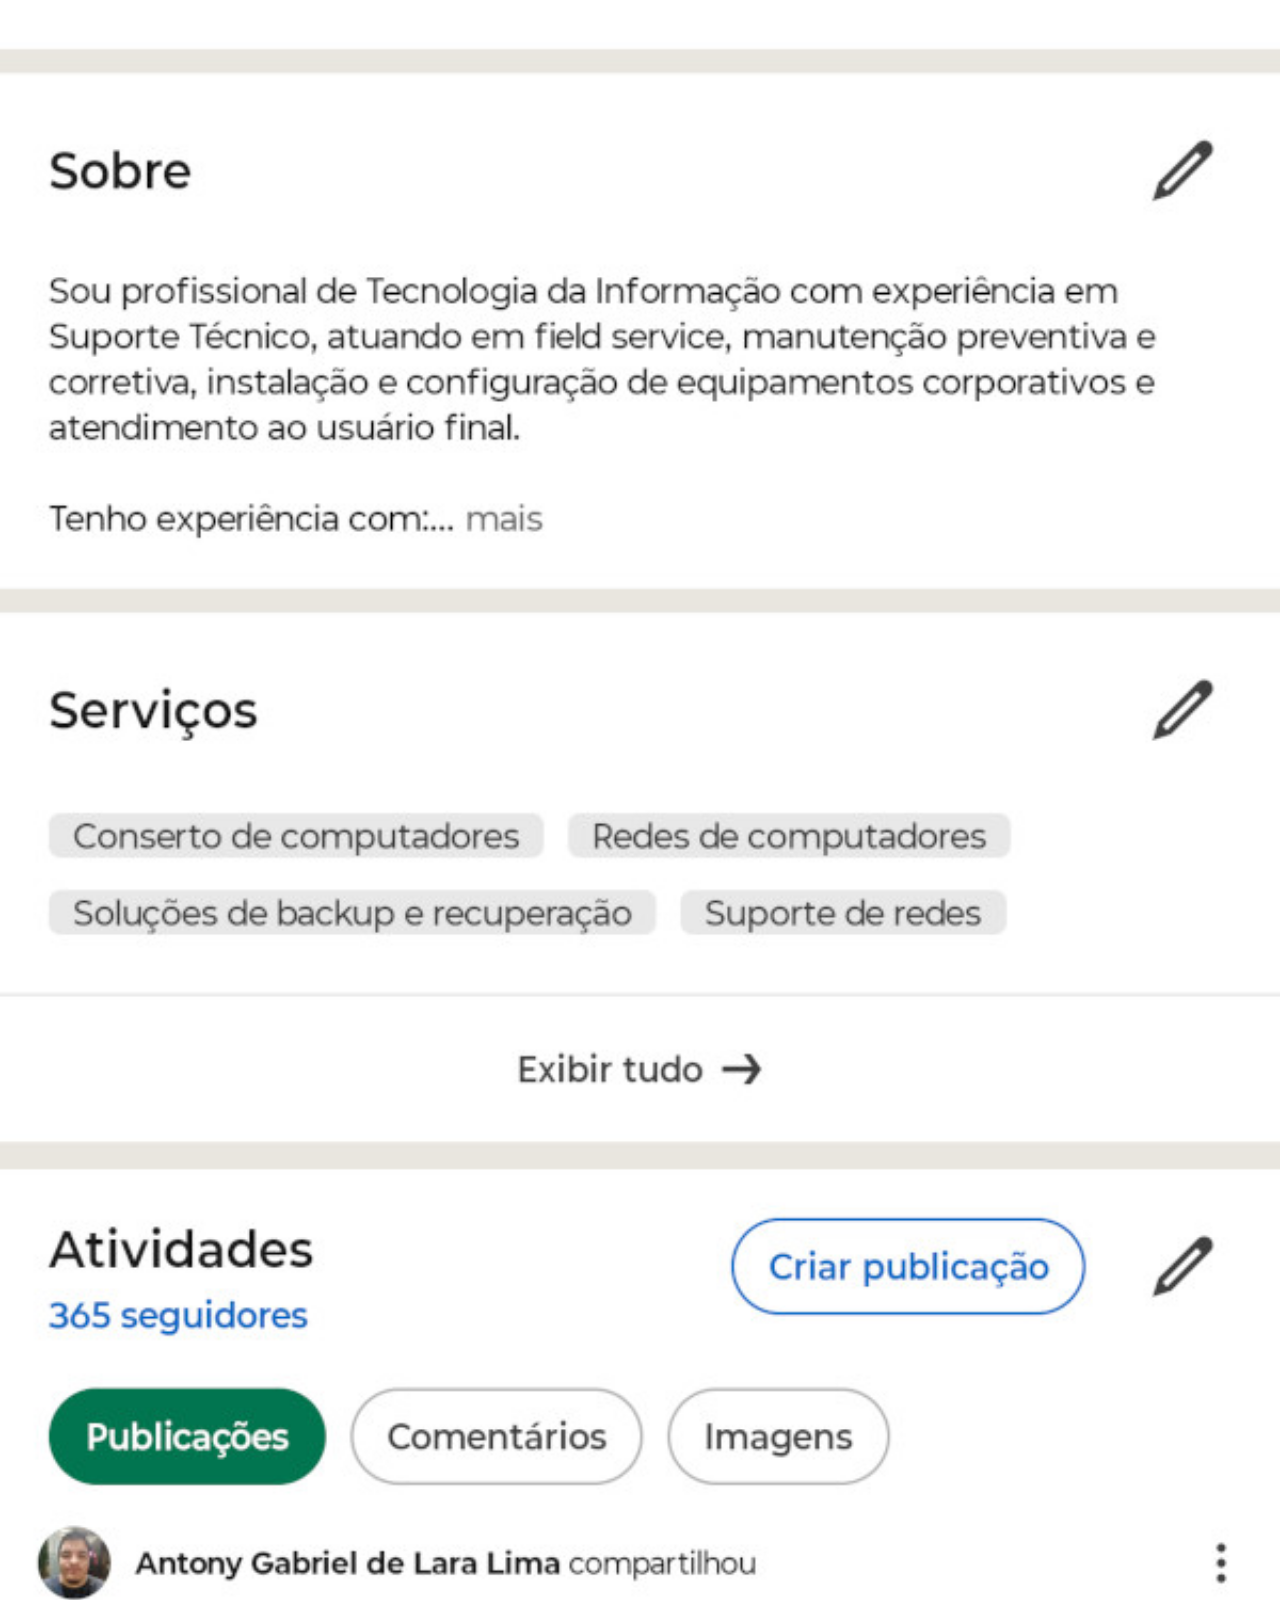
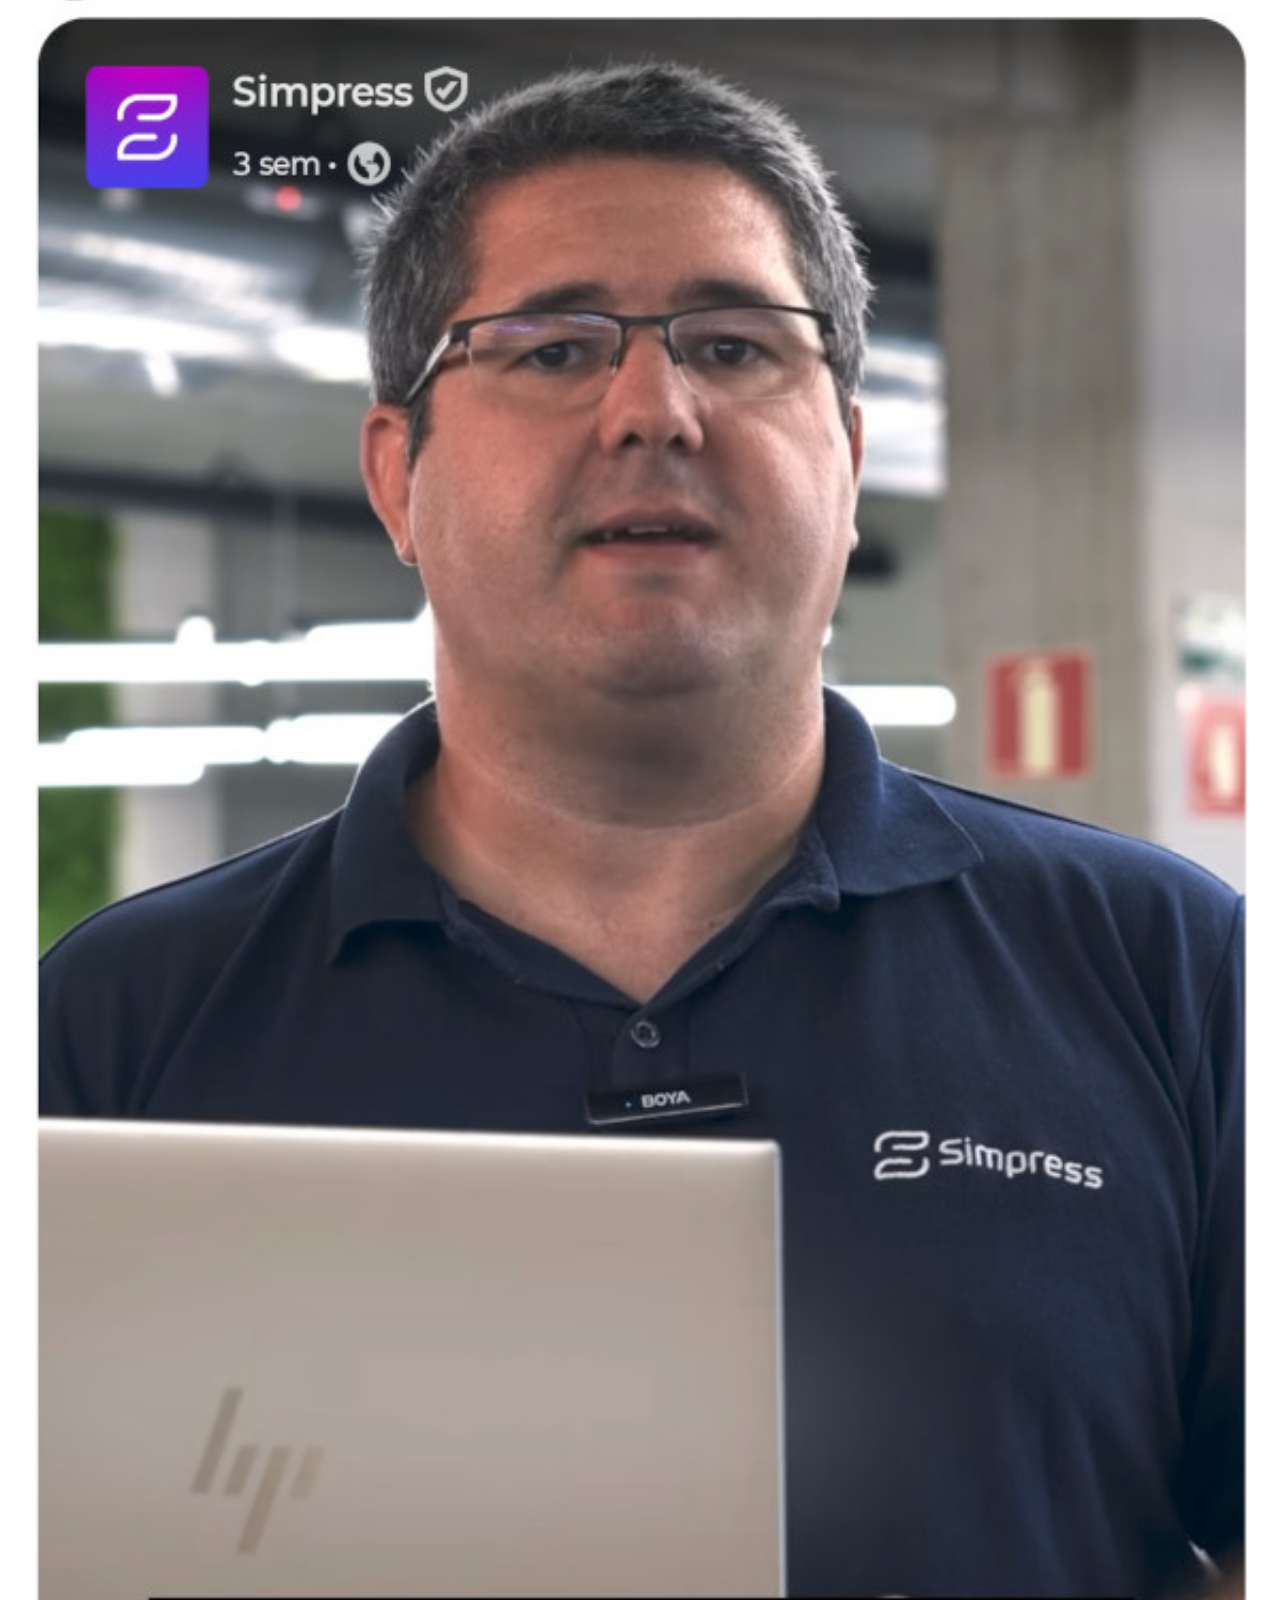
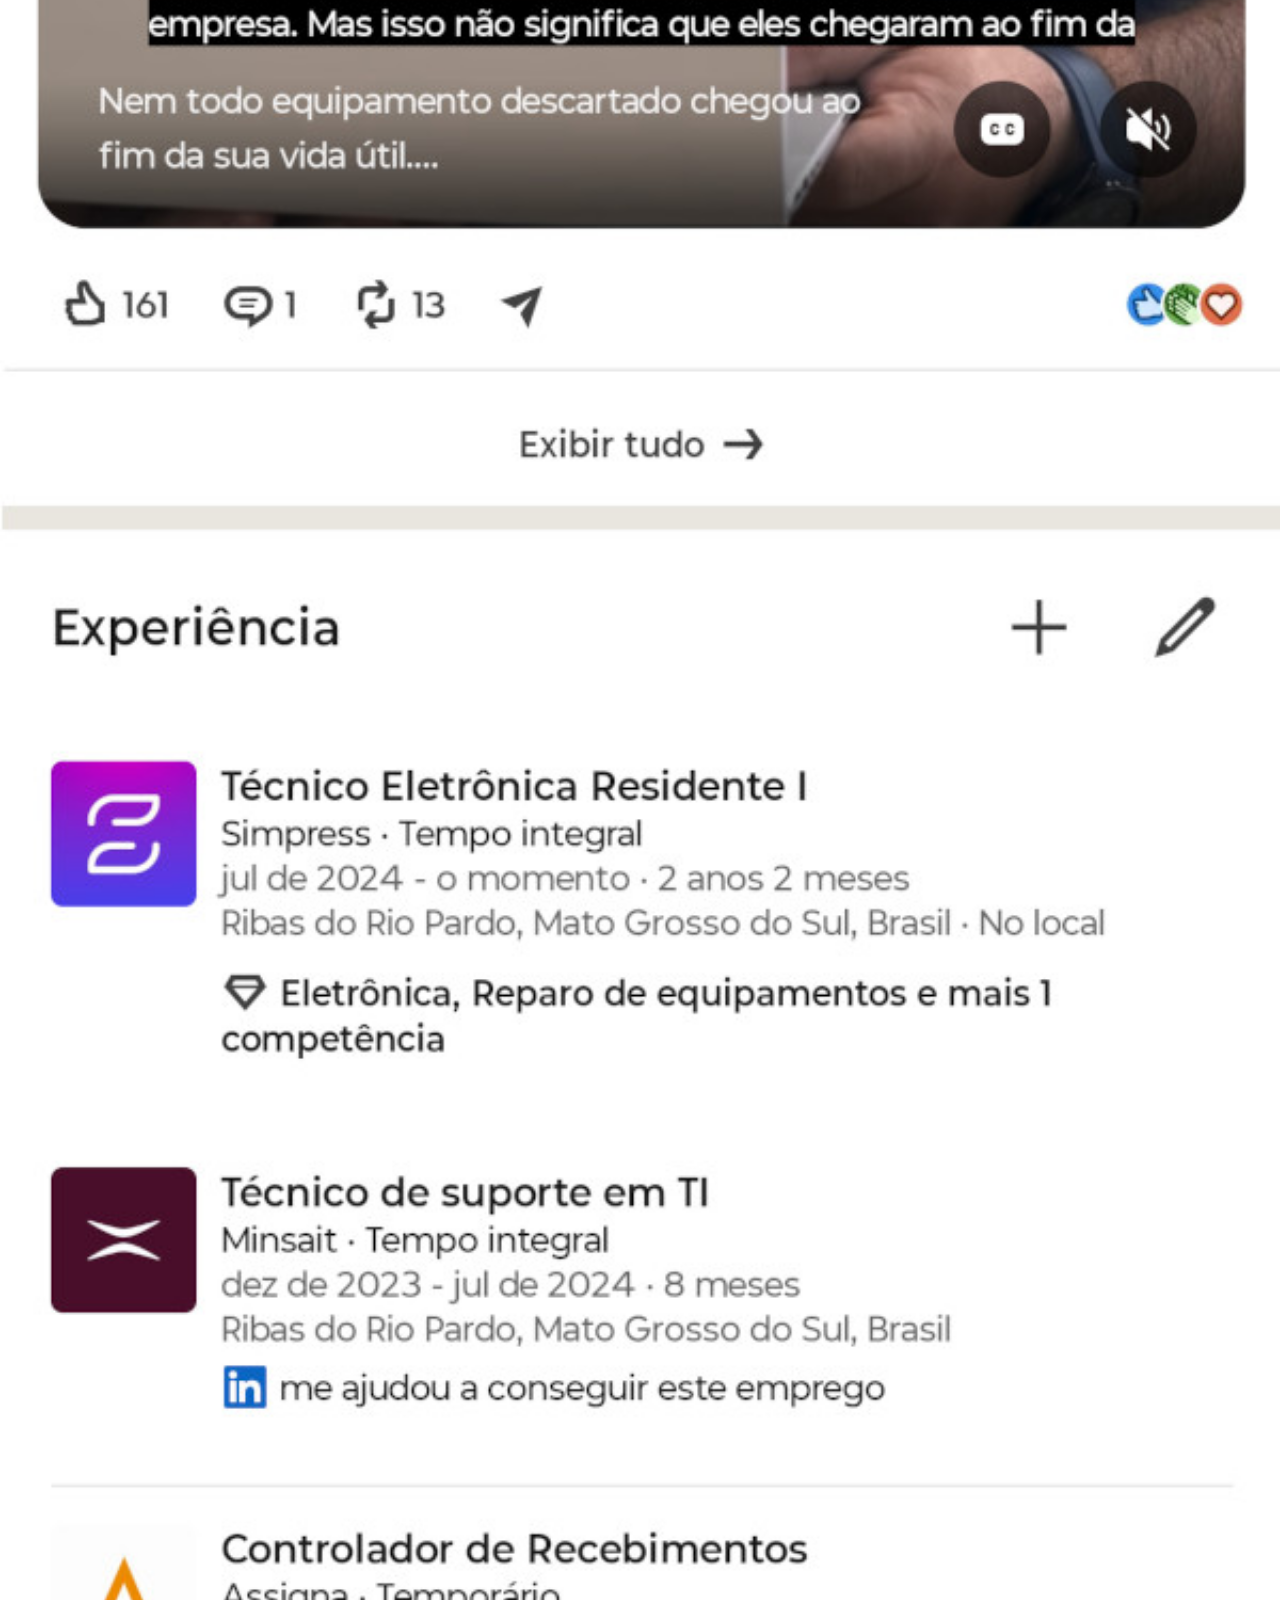
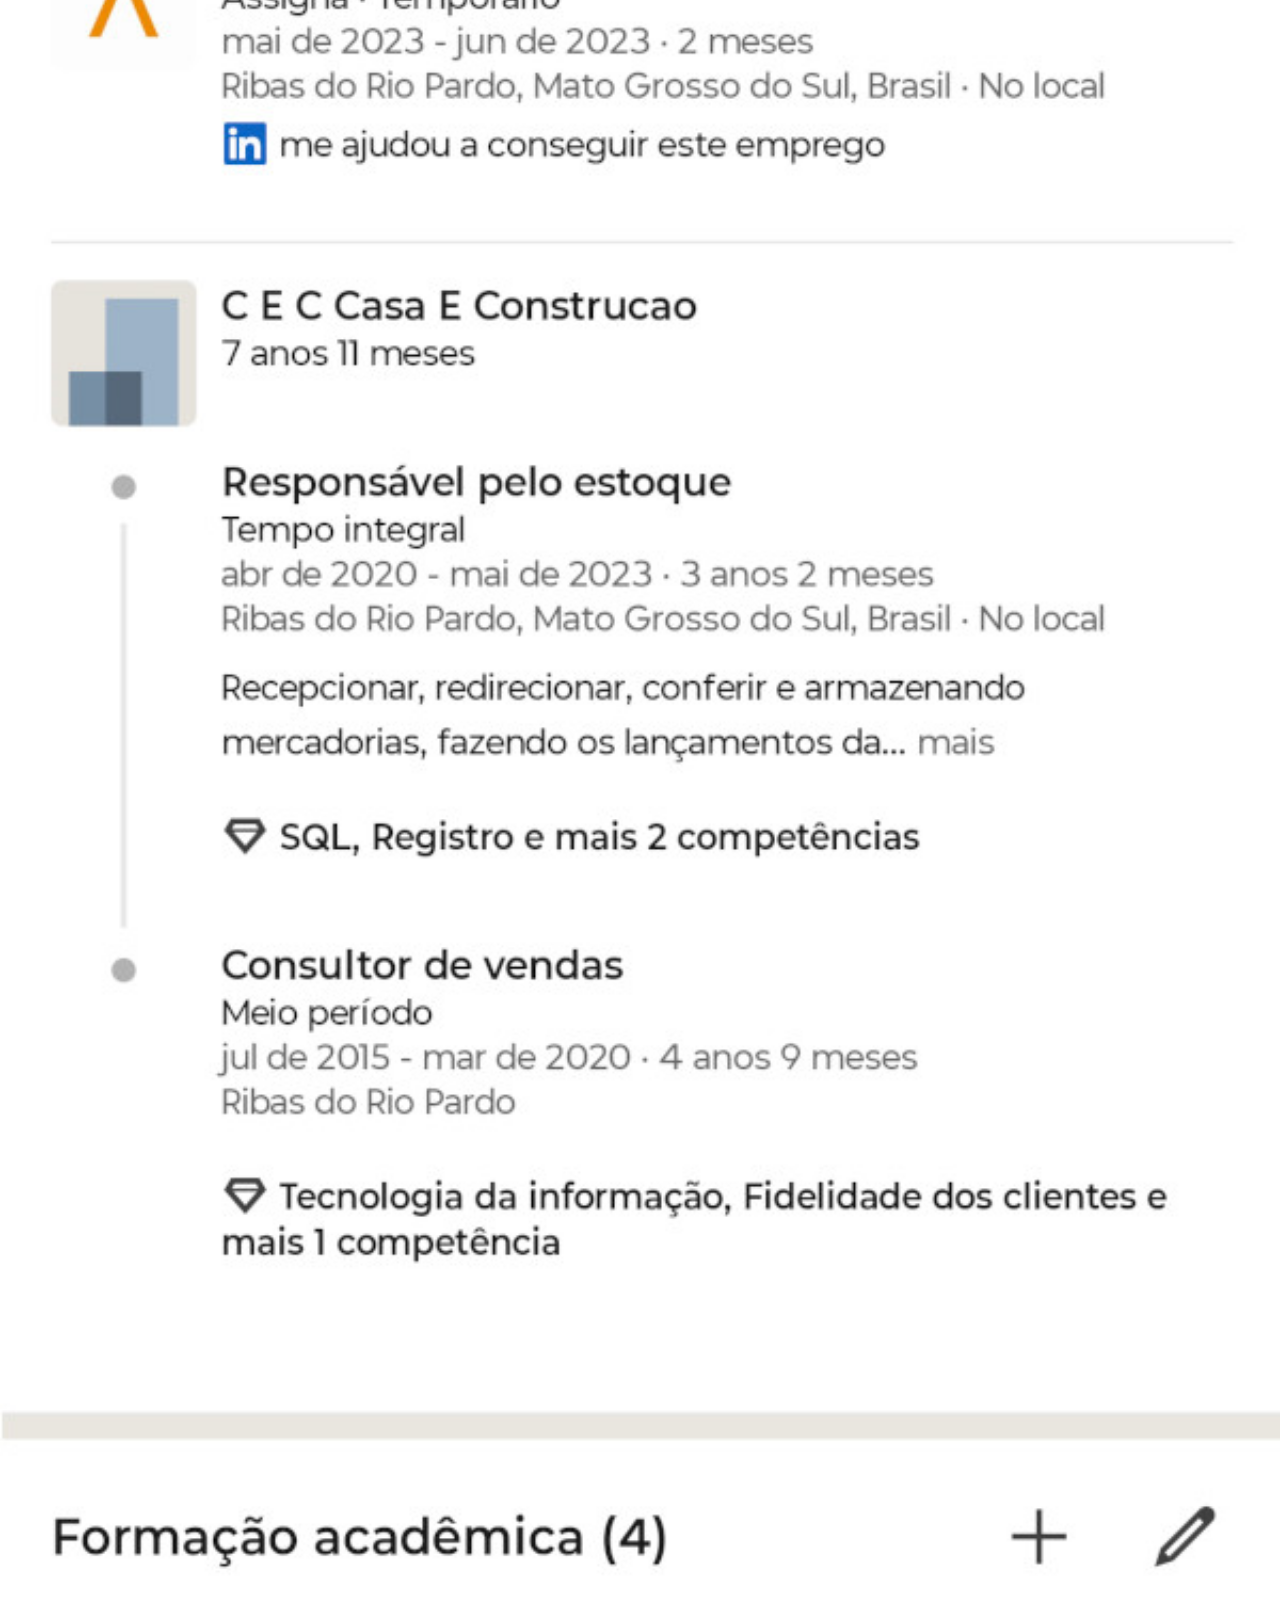
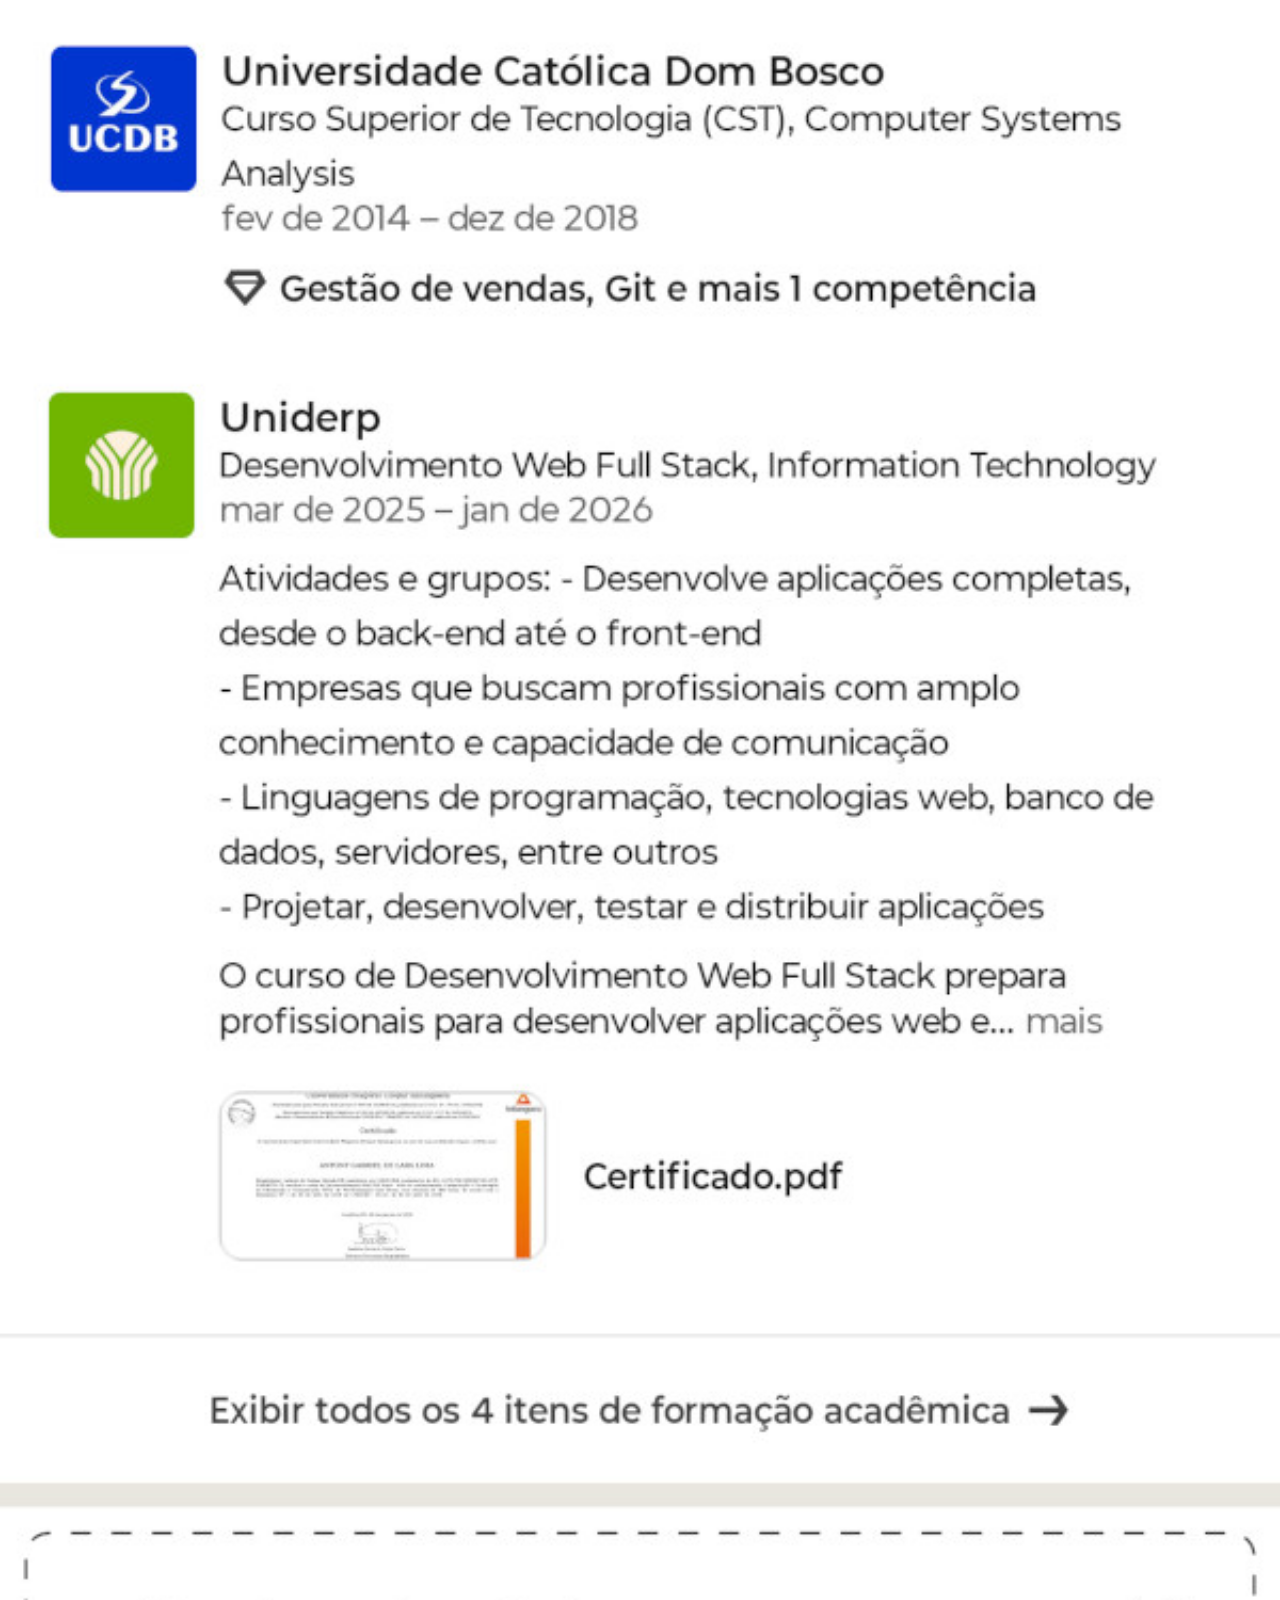
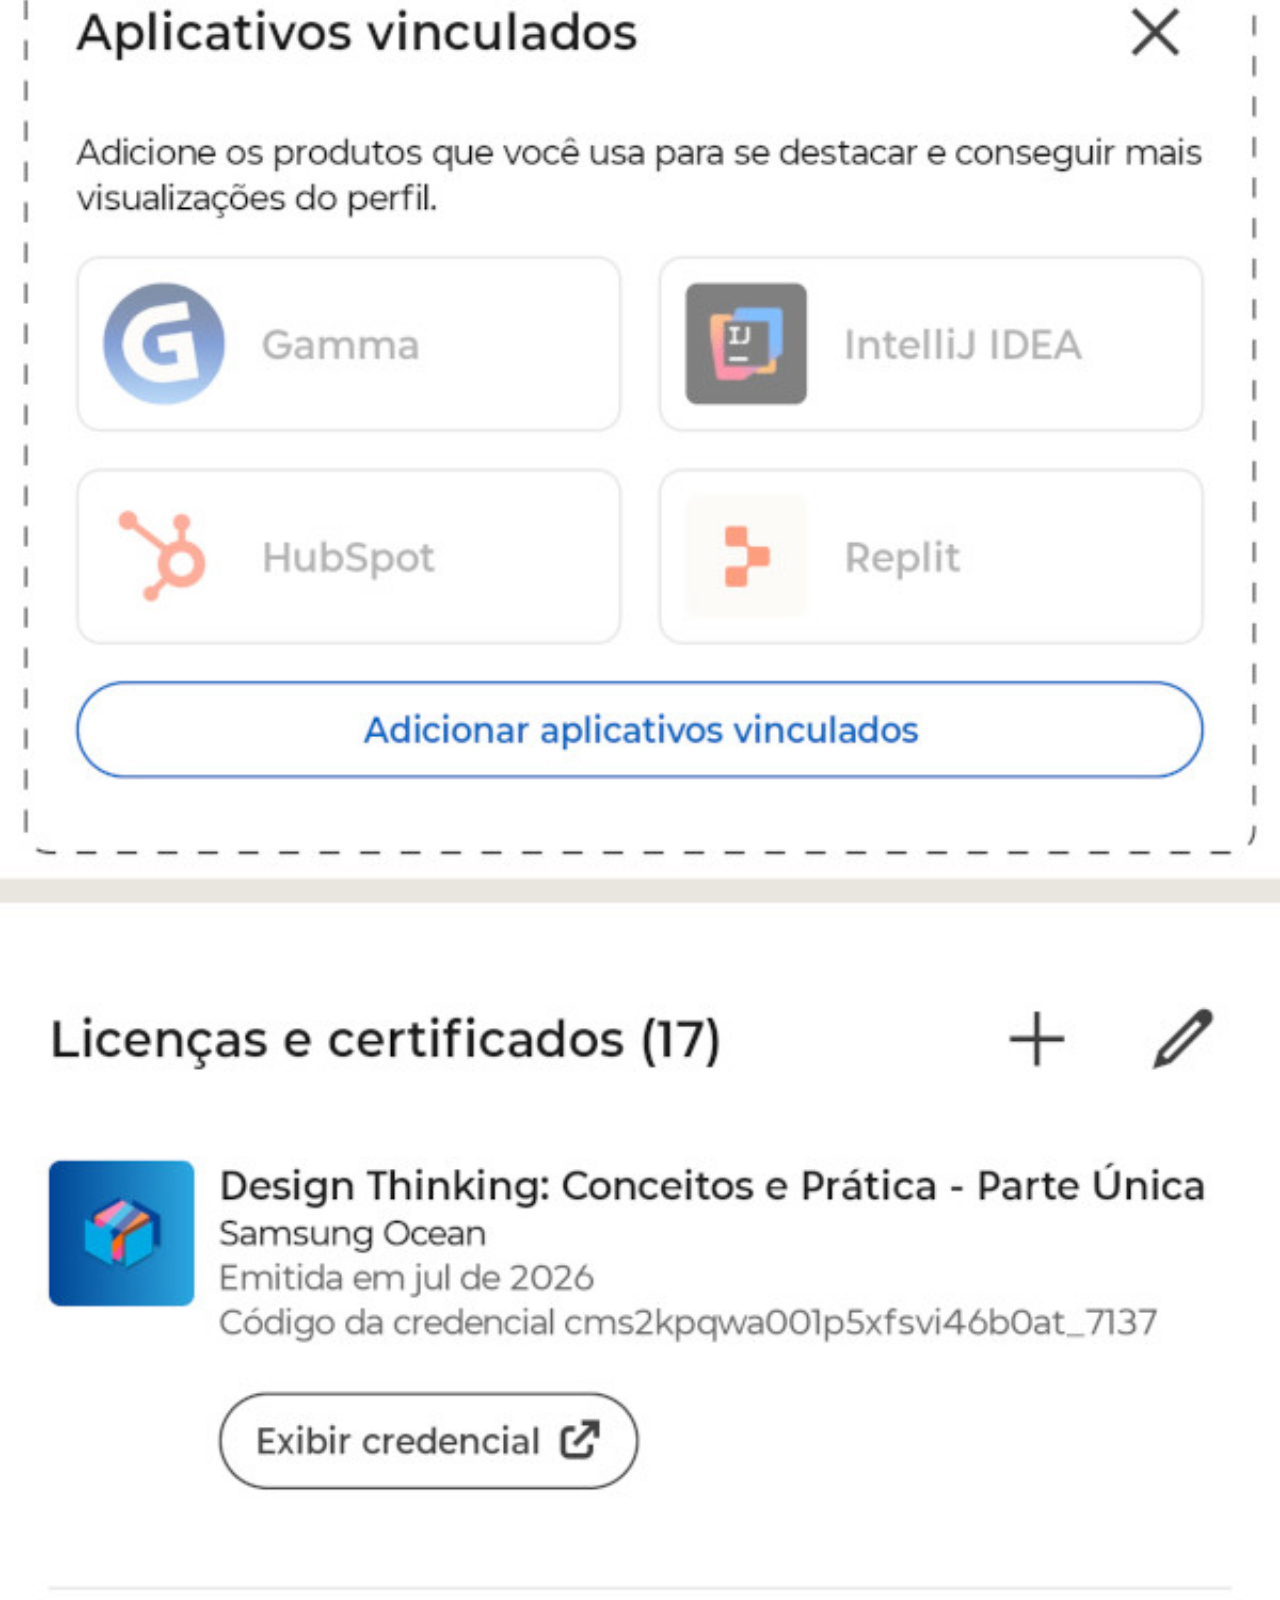
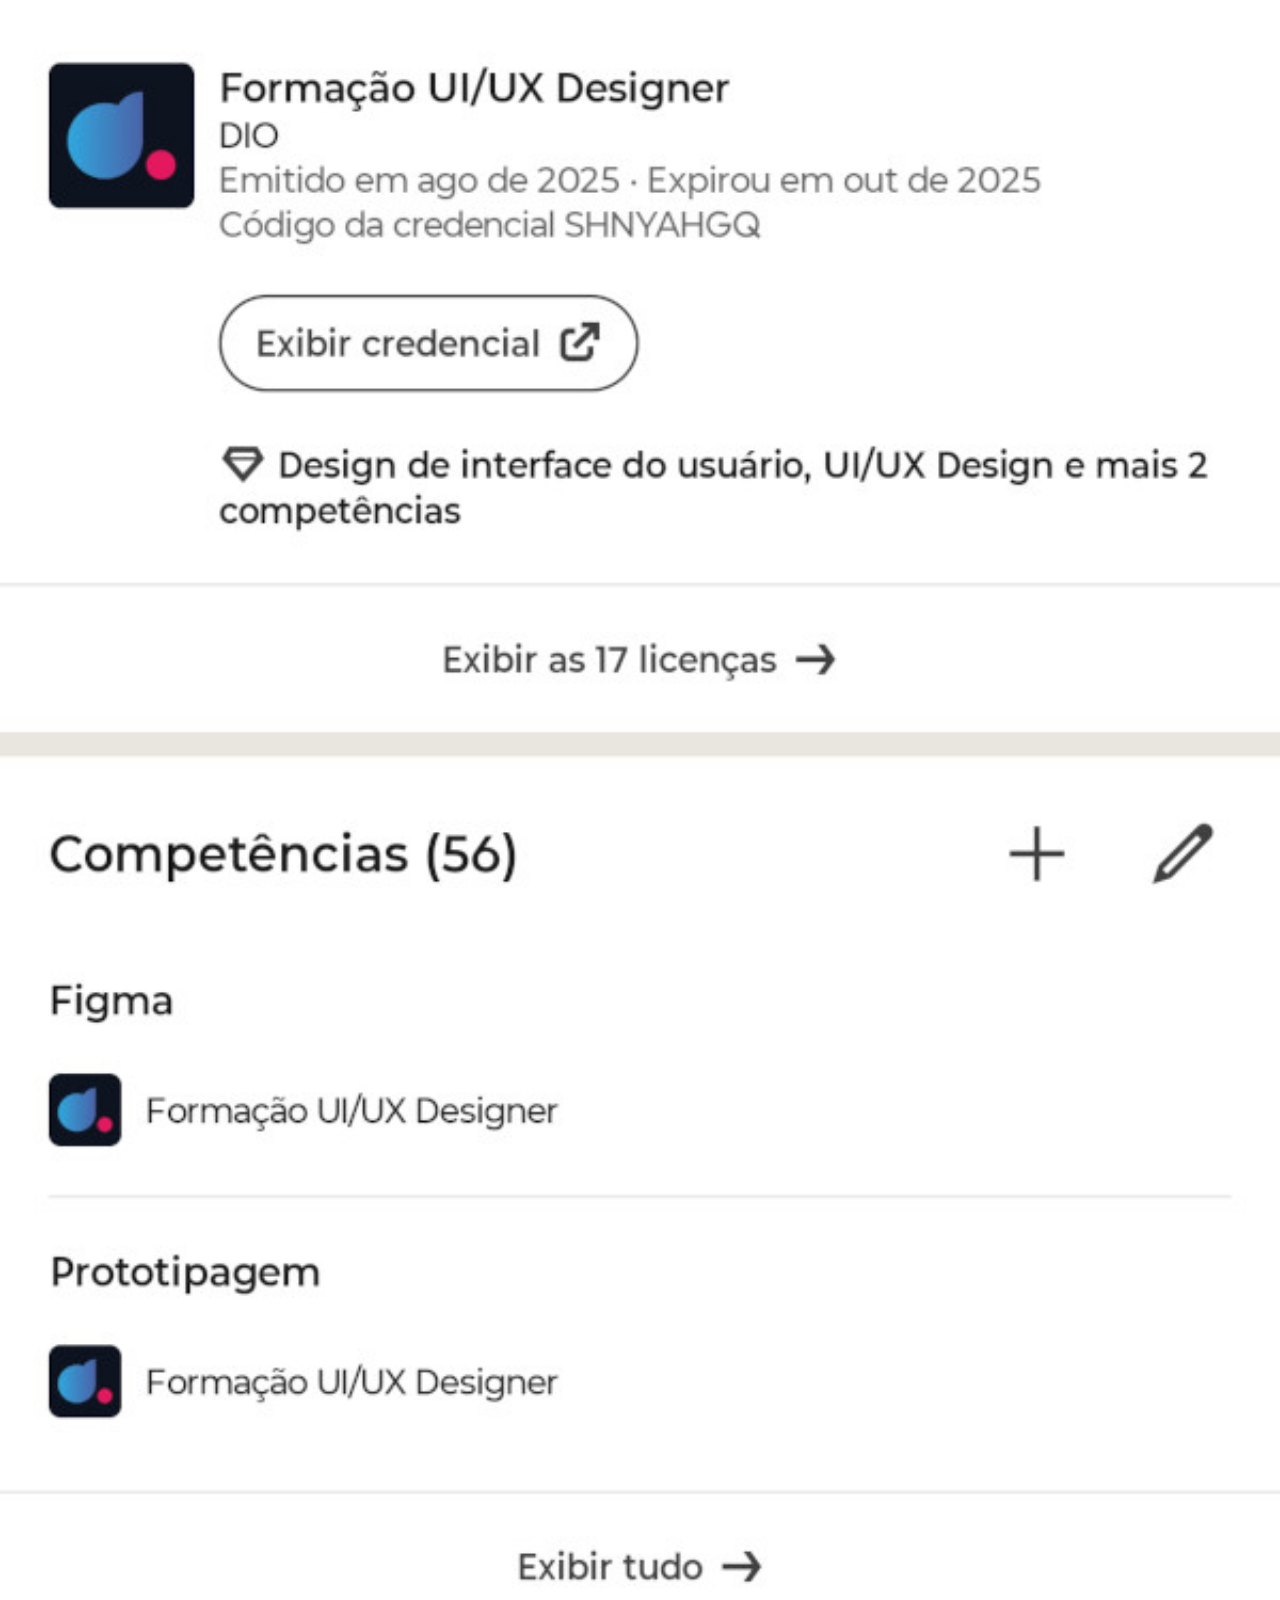
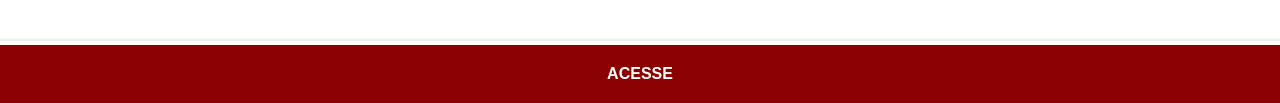
<file: linkedin.html>
<!DOCTYPE html>
<html lang="pt-br">
<head>
    <meta charset="UTF-8">
    <meta name="viewport" content="width=device-width, initial-scale=1.0">
    <title>Linkedin</title>
    <link rel="stylesheet" href="estilos/social.css">
</head>
<body>
    <img src="imagens/tela-linkedin.jpg" alt="Linkedin">
    <a href="https://www.linkedin.com/in/antony-de-lara/" target="_blank">ACESSE</a>
</body>
</html>
</file>
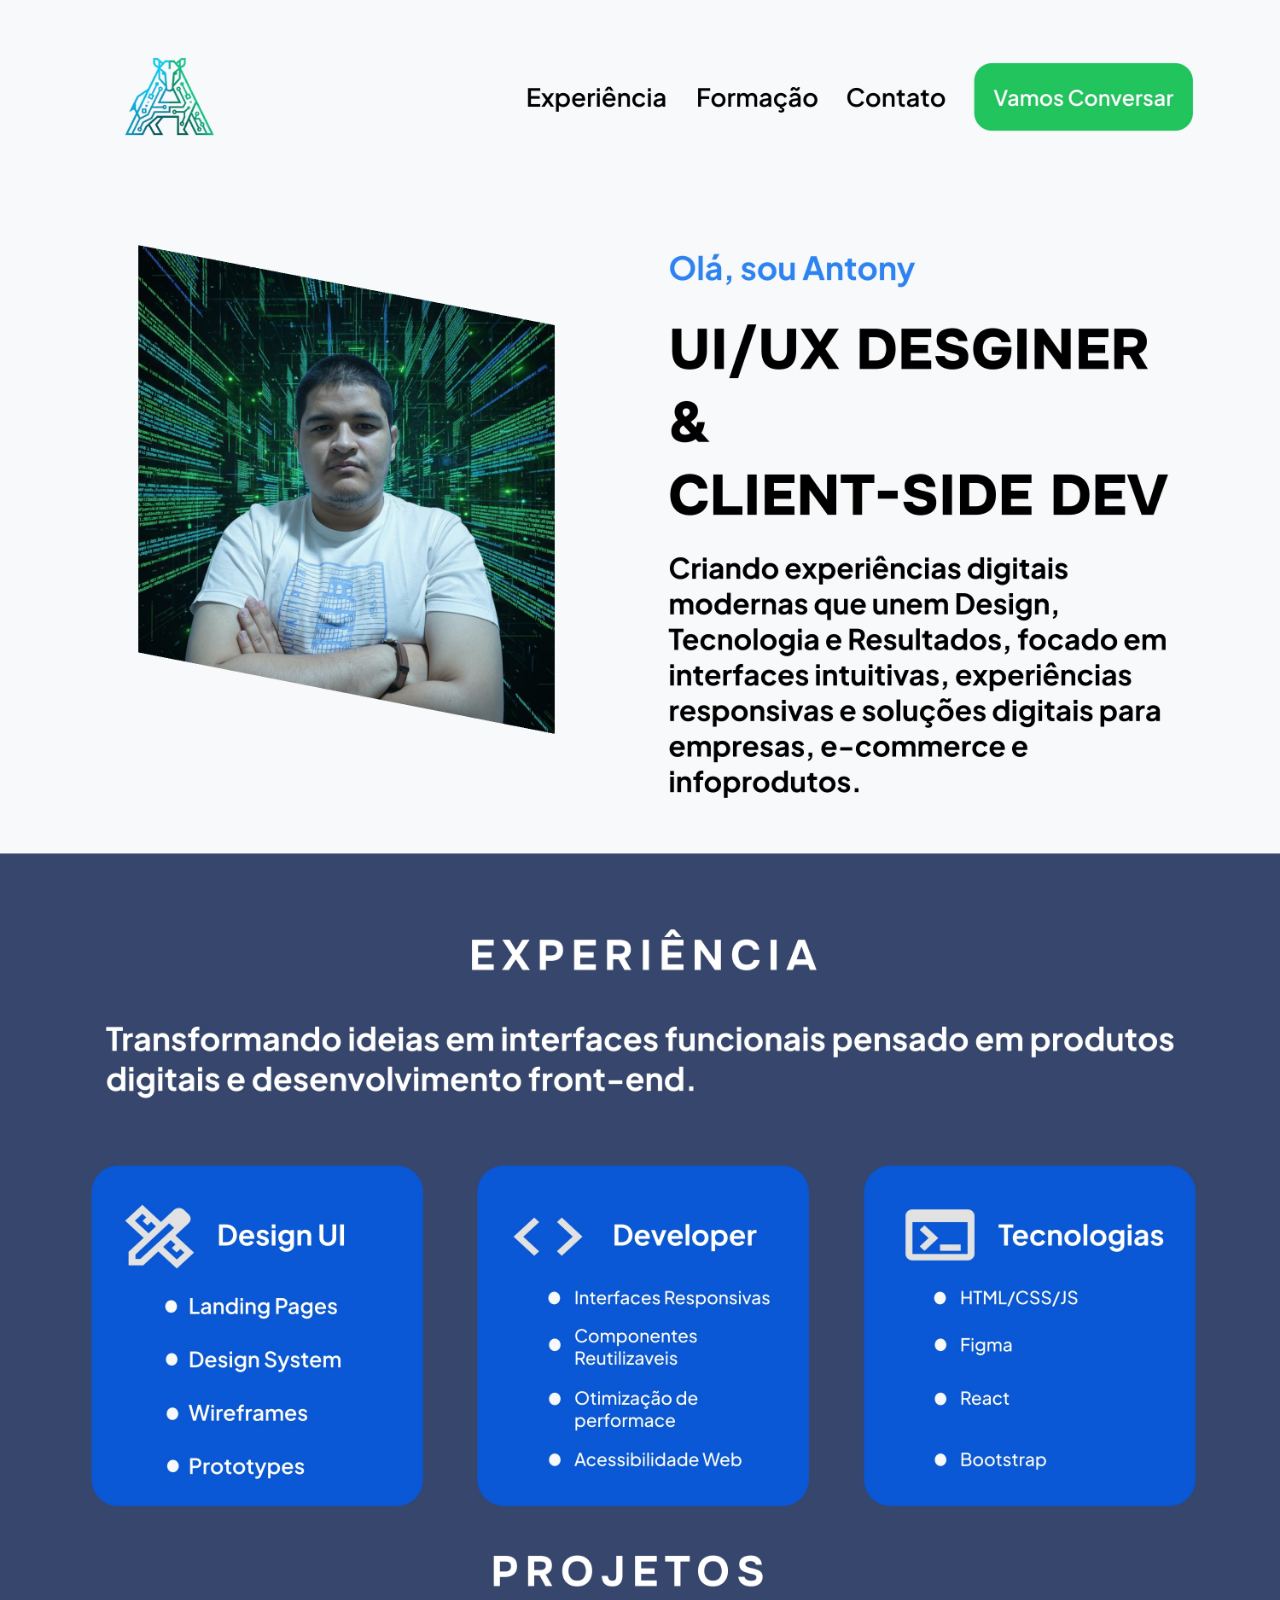
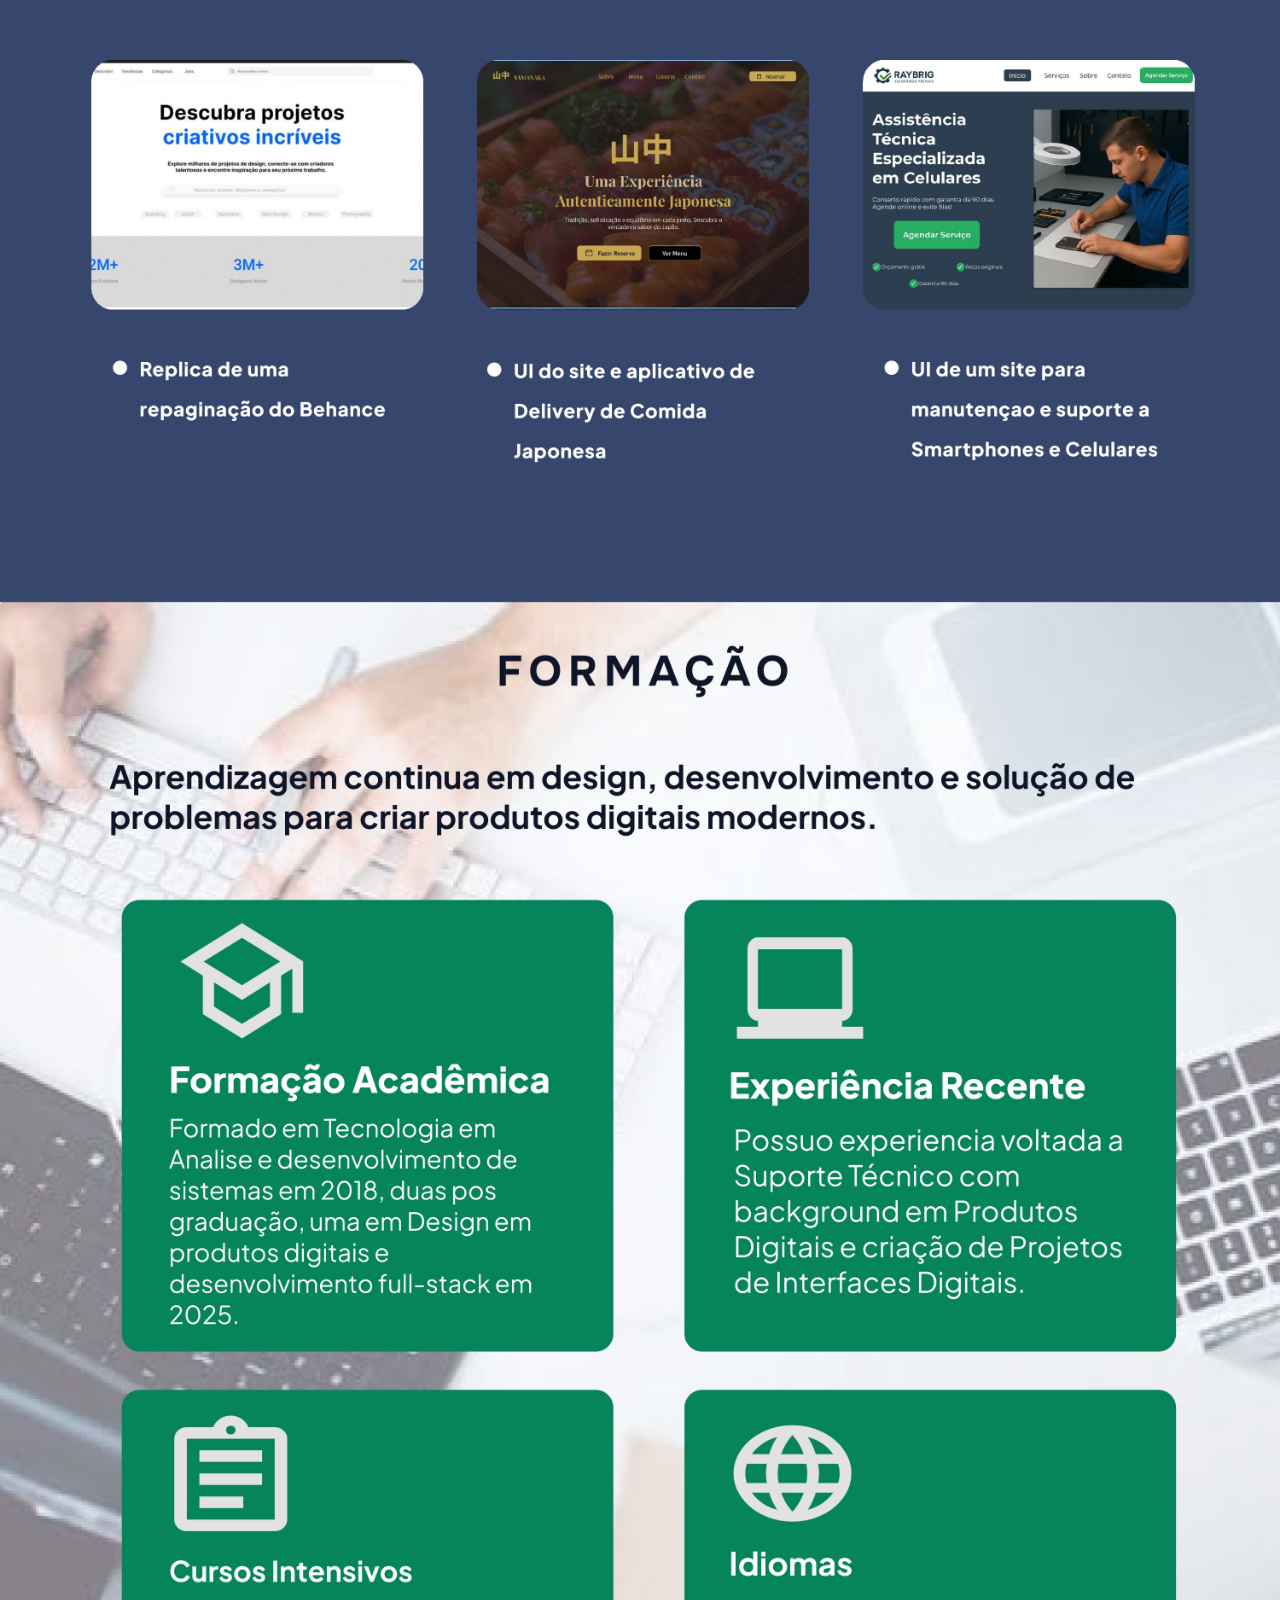
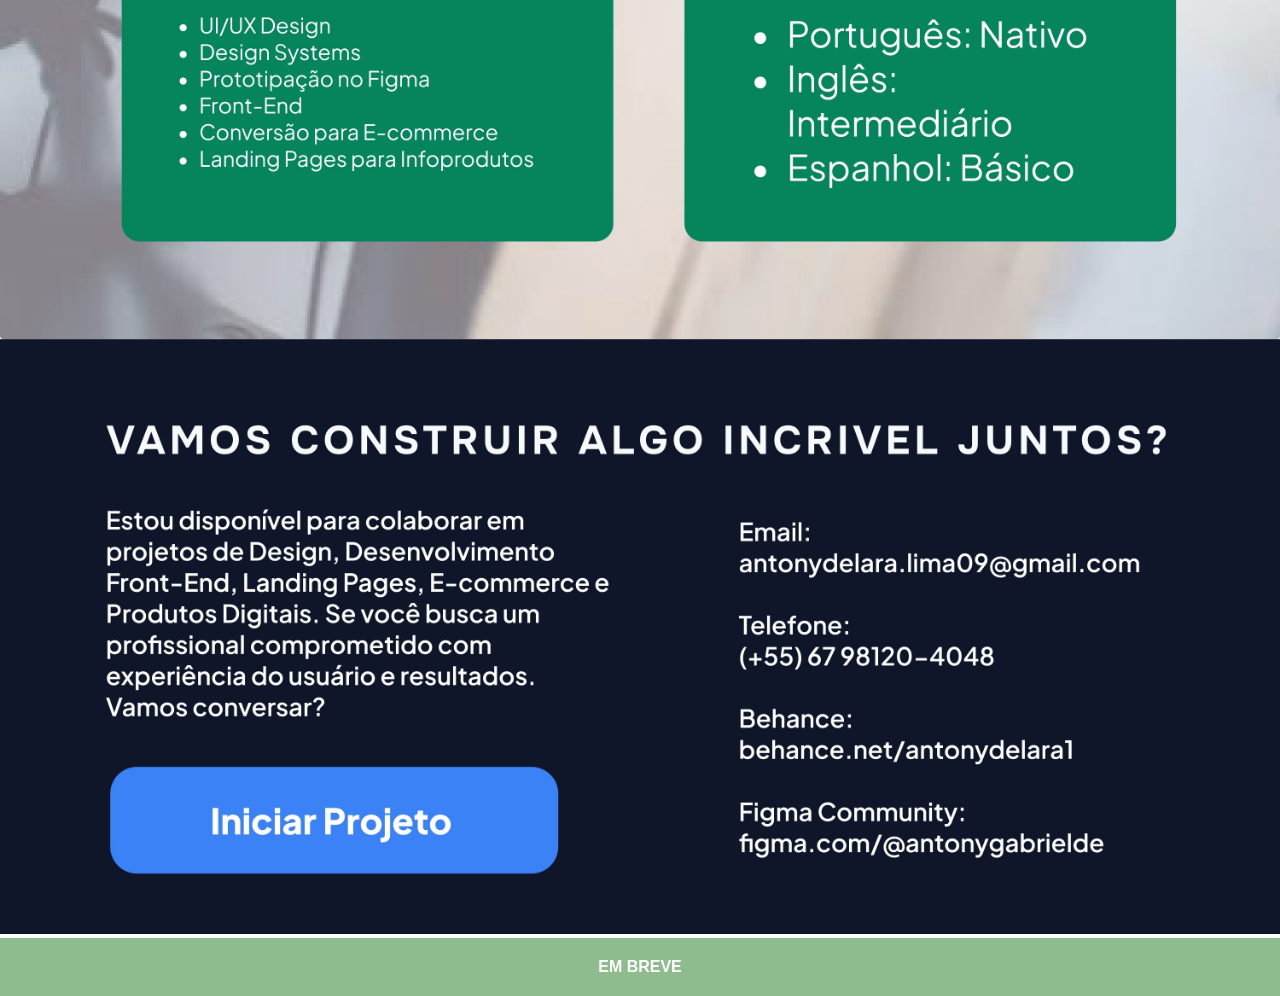
<file: portfolio.html>
<!DOCTYPE html>
<html lang="pt-br">
<head>
    <meta charset="UTF-8">
    <meta name="viewport" content="width=device-width, initial-scale=1.0">
    <title>Portfolio</title>
    <link rel="stylesheet" href="estilos/social.css">
</head>
<body>
    <img src="imagens/tela-portfolio.jpg" alt="Portfolio">
    <a href="#" target="_blank" id="soon">EM BREVE</a>
</body>
</html>
</file>
<file: estilos/style.css>
* {
    margin: 0px;
    padding: 0px;
    box-sizing: border-box; /*Melhor controle da tela*/
    font-family: Arial, Helvetica, sans-serif;
}

html, body {
    width: 100vw;
    height: 100vh;
    overflow: hidden; /*Evita scroll indesejado - NECESSARIO SABER COMO FUNCIONA*/

}

body{
    background: url('../imagens/fundo-dos.jpg') no-repeat center center;
    background-size: cover;
    background-attachment: fixed;
}

main{
    position: relative;
    height: 100vh;
    width: 100vw; /*Garante que a main ocupe toda a tela*/
}

section#telefone{
    position: absolute;
    top: 50%;
    left: 50%;
    transform: translate(-50%, -50%);
   
    width: min(627px, 90vw); /*Maximo 627px, mas adapta a 90% da tela*/
    height: min(622px, 90vh); /*Maximo 622px, mas adapta a 90% da altura*/
    max-width: 627px;
    max-height: 622px;

    background: url('../imagens/frame-iphone.png') no-repeat;
    background-size: contain; /* Garante que a imagem do iPhone caiba*/
}

iframe#tela{
    position: relative;
    top: 12.8%; /*Usado % em vez de px, como forma de acompanhar o posicionamento a tela do iPhone dentro do frame*/
    left: 3.5%; /*Ajuste fino para centralizer no frame*/
    width: 42.5%; /*Proporcional ao tamanho do frame*/
    height: 76.3%; /*Proporcional ao tamanho do frame*/
    border: none; /*Remove a borda do iframe*/
}

section#redes-sociais{
    text-align: right;
    position: fixed; /*Fixa os icones a posição na tela, mesmo com scroll*/
    right: 20px;
    top: 50%;
    transform: translateY(-50%); /*Centraliza verticalmente os icones*/
    z-index: 10; /*Grante que fique acima de tudo*/
}


section#redes-sociais img{
    display: block; /* Um icone abaixo do outro */
    width: 50px;
    margin: 10px 0; /* Ajuste para espaçamento vertical entre os icones */
    border-radius: 50%;
    box-shadow: 2px 2px 5px rgba(0, 0, 0, 0.449);
    box-sizing: border-box;
    cursor: pointer; /* Muda o cursor para indicar que é clicável */
    transition: transform .3s, border .3s, box-shadow .3s; /* Adiciona transição suave para transformações, borda e sombra */
}

section#redes-sociais img:hover{
    border: 2px solid rgba(255, 255, 255, 0.501);
    transform: translate(-3px, -3px) scale(1.05); /*Adicionei scale para efeito extra*/
    box-shadow: 5px 5px 10px rgba(0, 0, 0, 0.449);
}

/* ✅ BÔNUS: Ajuste para telas muito pequenas (celulares) */
@media (max-width: 768px) {
    section#redes-sociais {
        right: 10px;
    }
    
    section#redes-sociais img {
        width: 40px;
        margin: 8px 0;
    }
    
    section#telefone {
        width: 90vw;
        height: 90vh;
    }
}
</file>
<file: estilos/social.css>
* {
    margin: 0px;
    padding: 0px;
    font-family: Arial, Helvetica, sans-serif;
}
::-webkit-scrollbar{
    width: 0px;
    height: 0px;
}
img{
    width: 100vw;
}
a{
    display: block;
    background-color: darkred;
    color: white;
    padding: 20px;
    text-align: center;
    font-weight: bolder;
    text-decoration: none;
}
a:hover{
    background-color: rgb(255, 50, 50);
}

#soon{
    display: block;
    background-color: darkseagreen;
    color: white;
    padding: 20px;
    text-align: center;
    font-weight: bolder;
    text-decoration: none;
}

#soon:hover{
    background-color: rgb(50, 255, 50); /*Verde quando passar o mouse*/
}
</file>
